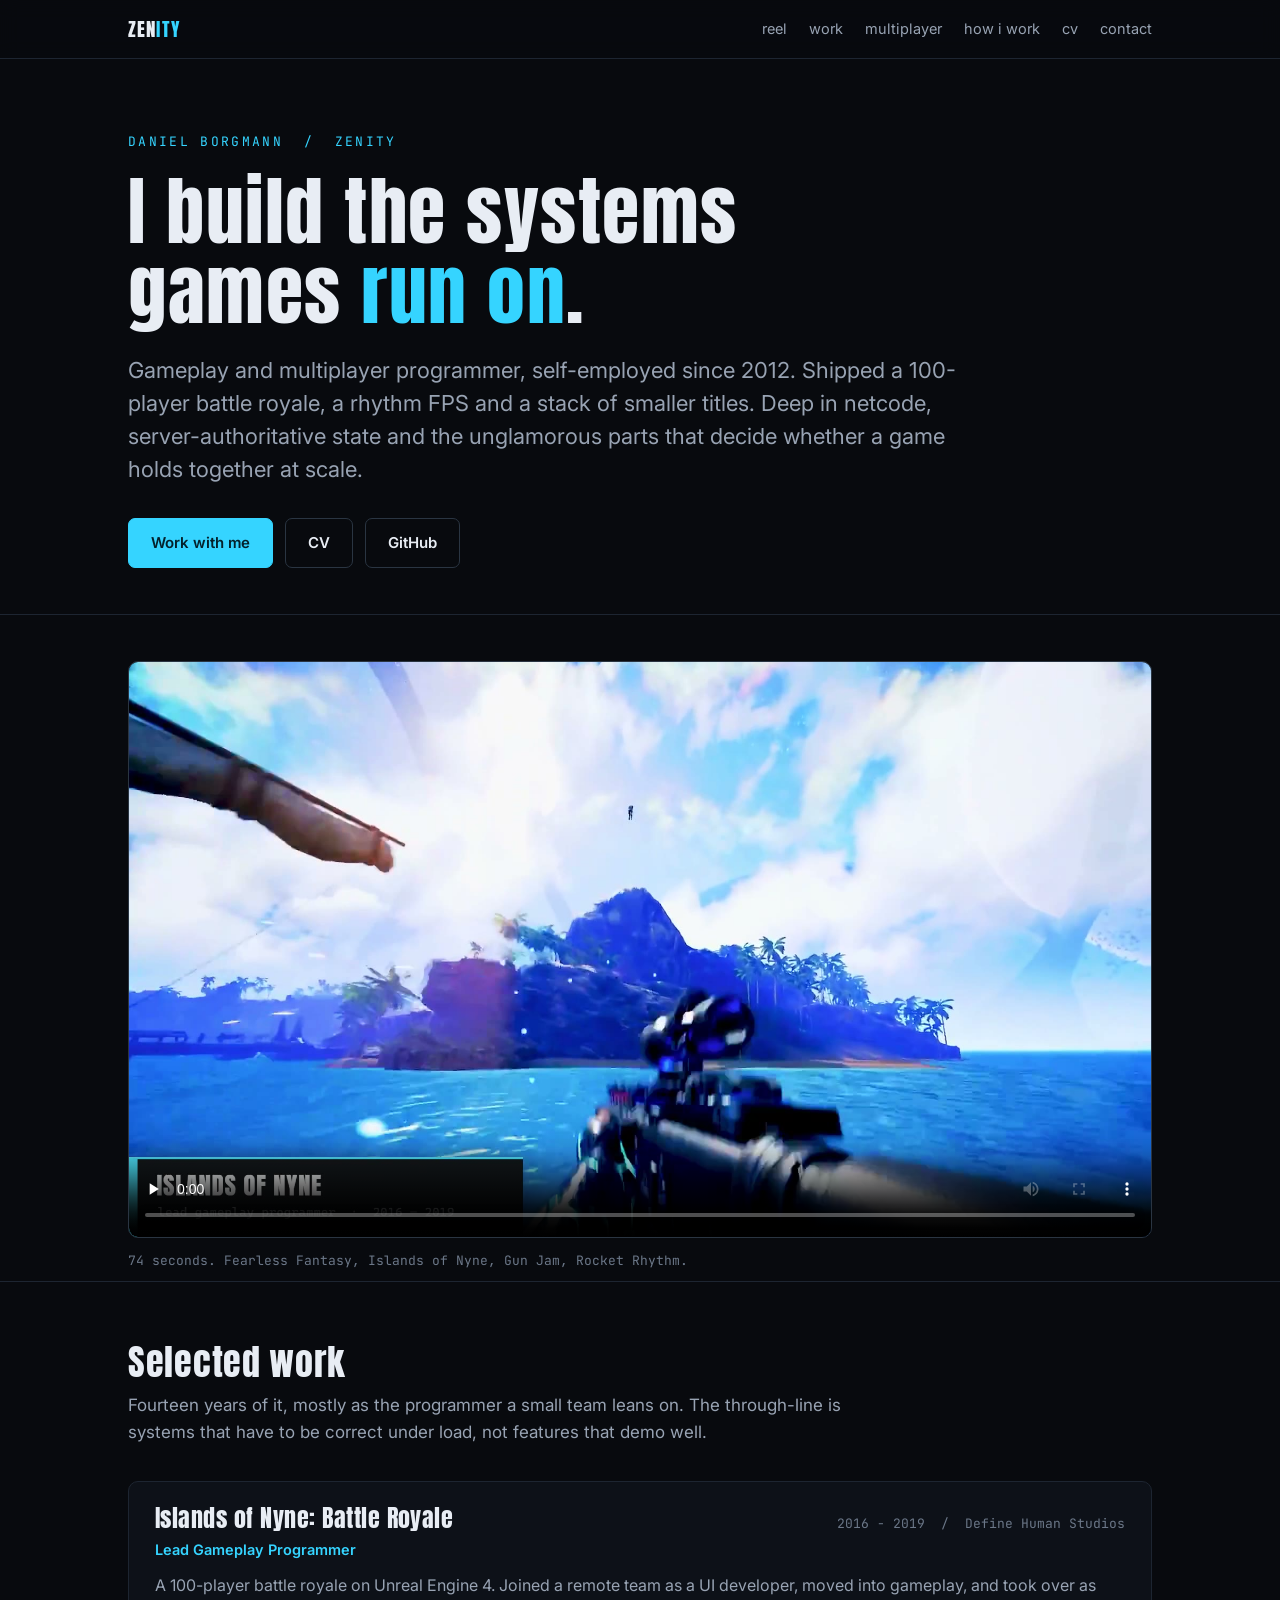
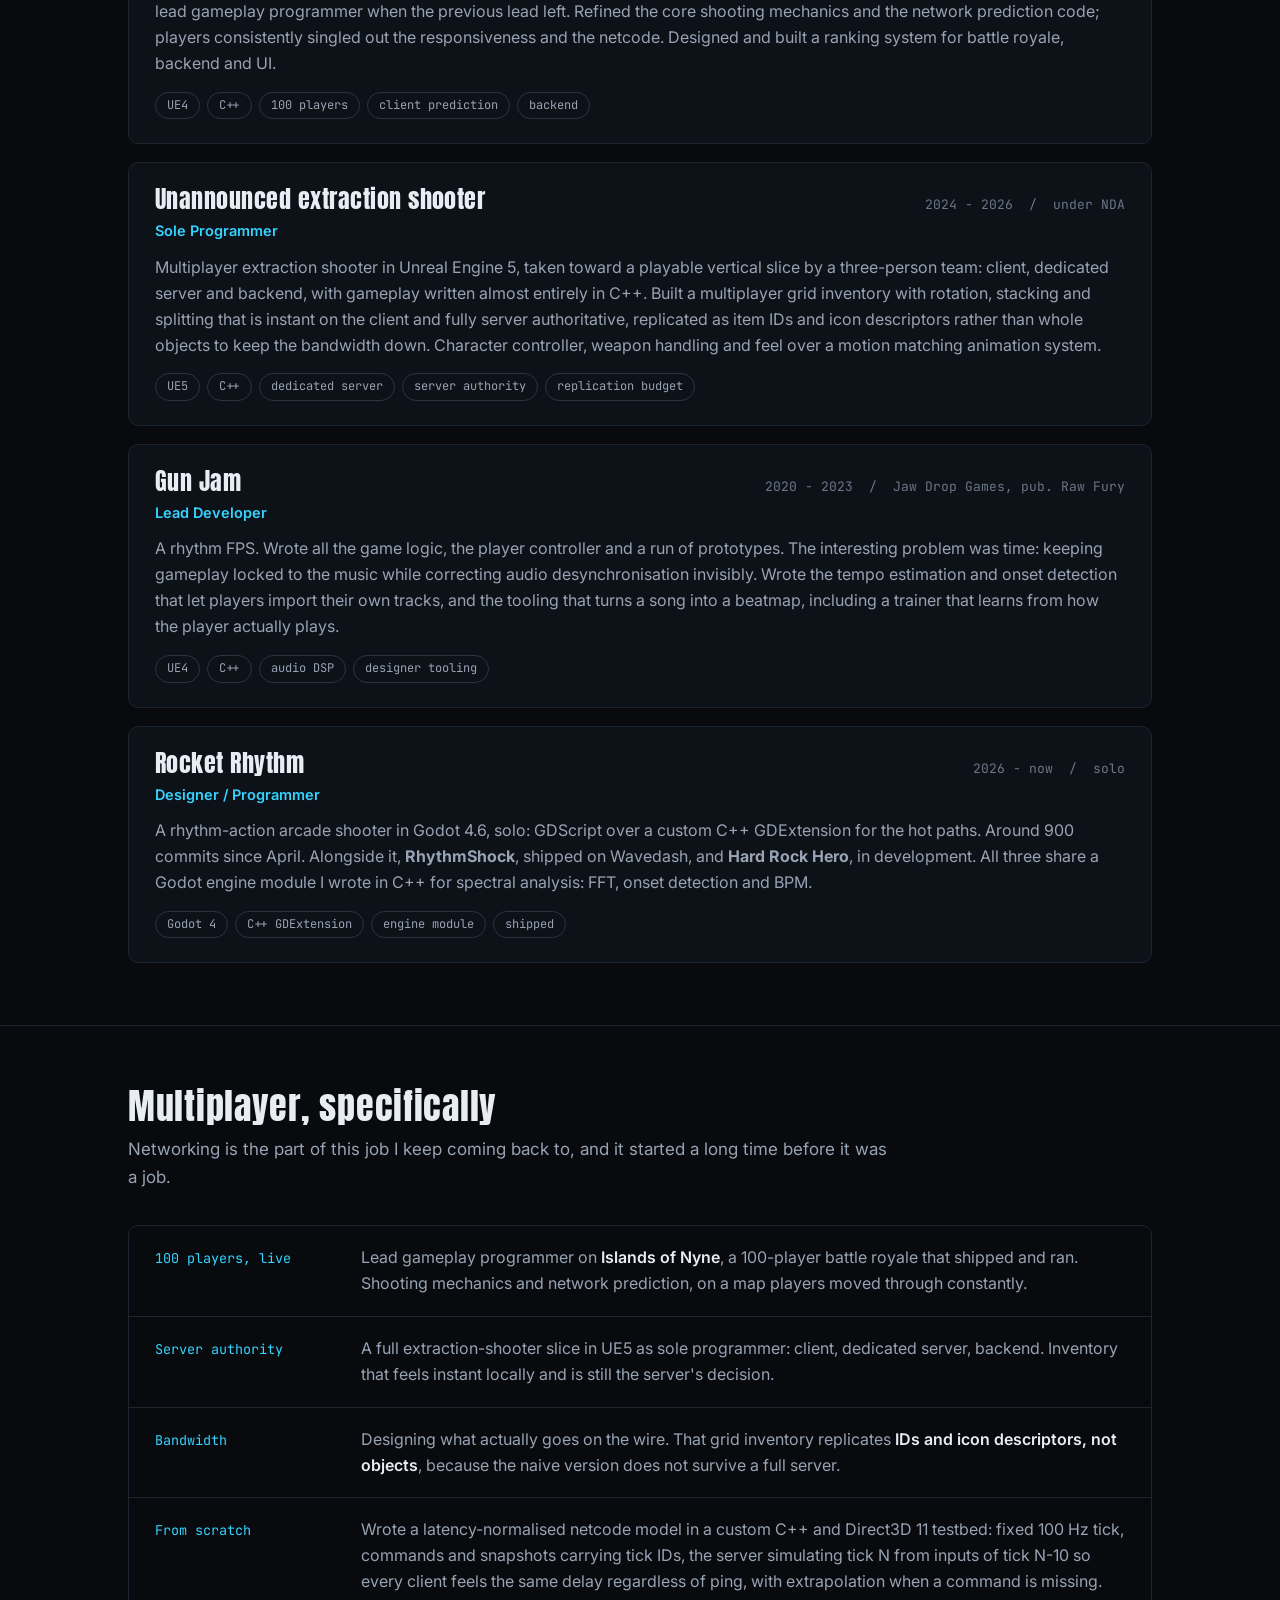
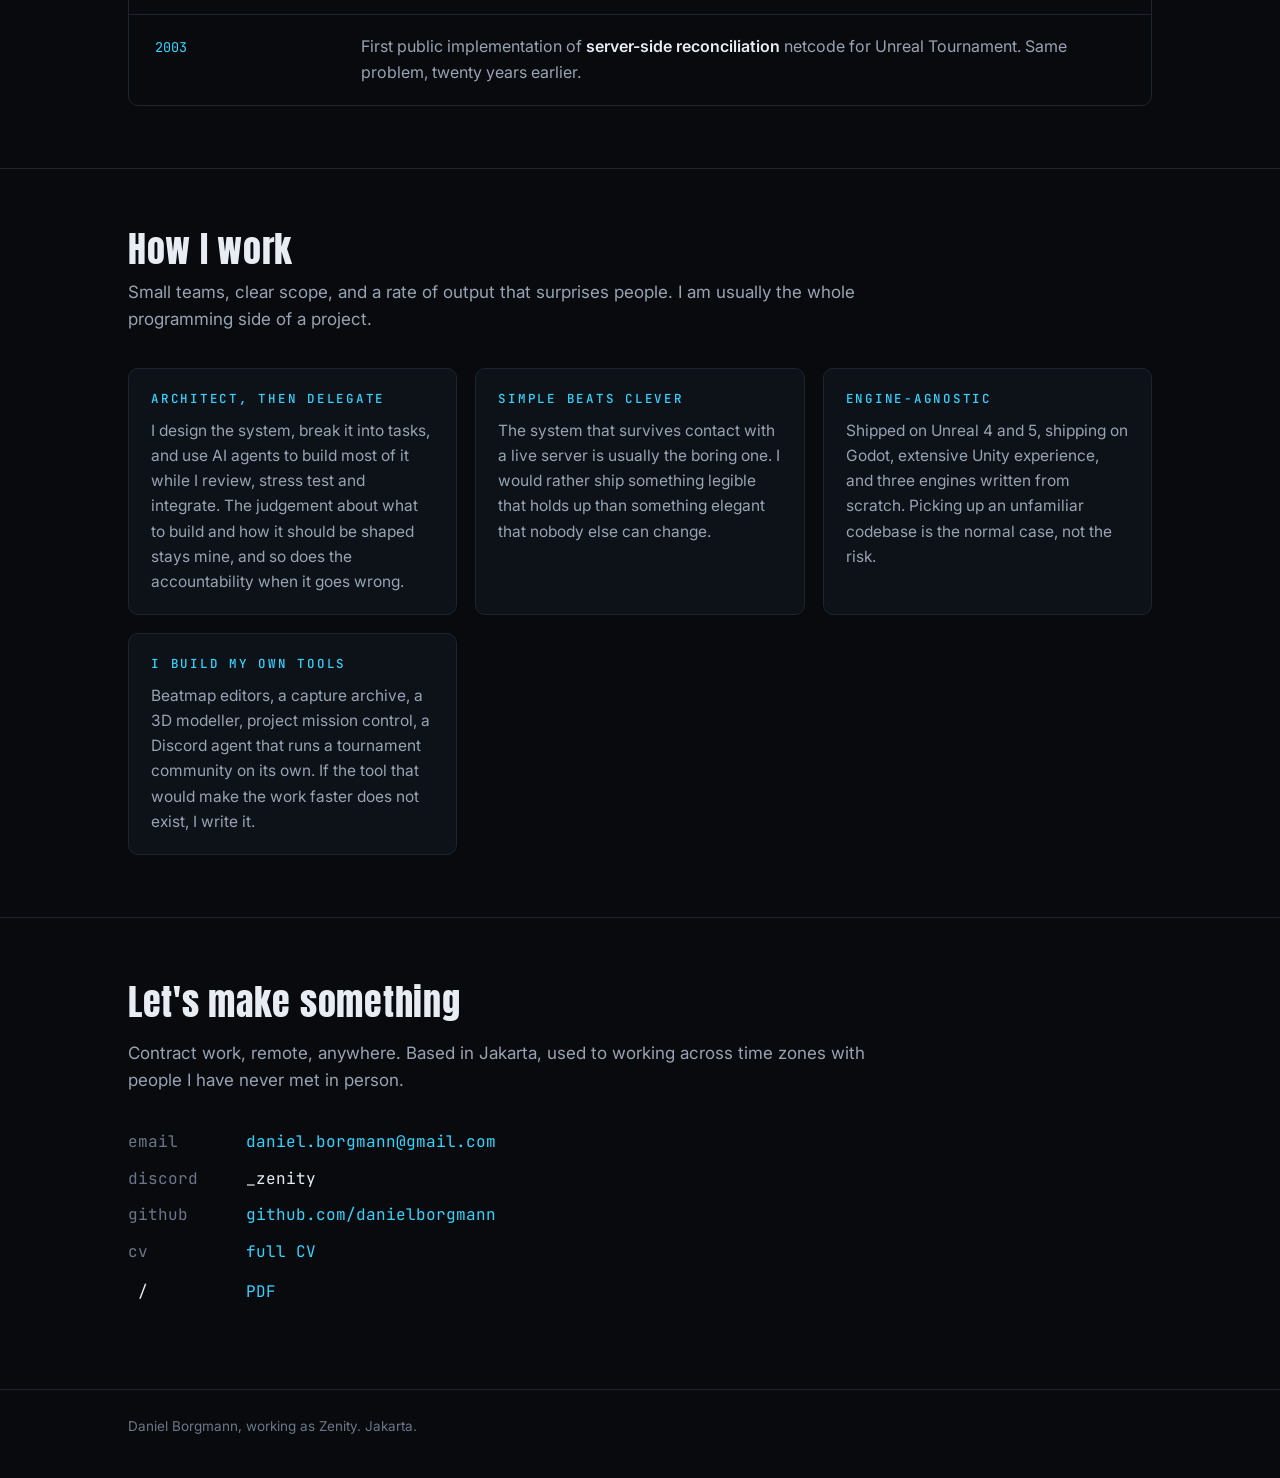
<file: index.html>
<!DOCTYPE html>
<html lang="en">
<head>
<meta charset="utf-8">
<meta name="viewport" content="width=device-width, initial-scale=1">
<title>Zenity - Daniel Borgmann, gameplay and multiplayer programmer</title>
<meta name="description" content="Gameplay and multiplayer programmer. 100-player battle royale netcode, server-authoritative systems, Unreal and Godot, shipped titles since 2012.">
<meta property="og:title" content="Daniel Borgmann - gameplay and multiplayer programmer">
<meta property="og:description" content="100-player battle royale netcode, server-authoritative systems, shipped titles since 2012.">
<meta property="og:type" content="website">
<link rel="preconnect" href="https://fonts.googleapis.com">
<link rel="preconnect" href="https://fonts.gstatic.com" crossorigin>
<link href="https://fonts.googleapis.com/css2?family=Anton&family=Inter:wght@400;500;600&family=JetBrains+Mono:wght@400;500&display=swap" rel="stylesheet">
<style>
:root{
  --bg:#080a0e; --bg2:#0d1118; --line:#1d2531; --line2:#2a3542;
  --fg:#e8edf4; --dim:#98a3b3; --dim2:#6b7788;
  --accent:#35d4ff; --accent2:#0e7f9c;
  --mono:"JetBrains Mono",ui-monospace,Consolas,monospace;
}
*{box-sizing:border-box;margin:0;padding:0}
html{scroll-behavior:smooth}
body{
  background:var(--bg); color:var(--fg);
  font-family:Inter,-apple-system,"Segoe UI",Roboto,sans-serif;
  font-size:17px; line-height:1.62; -webkit-font-smoothing:antialiased;
}
.wrap{max-width:1080px;margin:0 auto;padding:0 28px}
a{color:var(--accent);text-decoration:none}
a:hover{text-decoration:underline}
h1,h2,h3{font-family:Anton,Impact,sans-serif;font-weight:400;letter-spacing:.02em;line-height:1.05}

/* ---------- nav ---------- */
nav{position:sticky;top:0;z-index:20;background:rgba(8,10,14,.86);
    backdrop-filter:blur(10px);border-bottom:1px solid var(--line)}
nav .wrap{display:flex;align-items:center;gap:26px;height:58px}
nav .me{font-family:Anton,sans-serif;font-size:19px;letter-spacing:.06em;color:var(--fg)}
nav .me span{color:var(--accent)}
nav .links{margin-left:auto;display:flex;gap:22px;font-size:14.5px}
nav .links a{color:var(--dim)}
nav .links a:hover{color:var(--fg);text-decoration:none}
@media(max-width:720px){nav .links a.opt{display:none}}

/* ---------- hero ---------- */
header.hero{padding:72px 0 46px;border-bottom:1px solid var(--line)}
.kicker{font-family:var(--mono);font-size:13px;letter-spacing:.18em;text-transform:uppercase;
        color:var(--accent);margin-bottom:20px}
h1{font-size:clamp(42px,7vw,76px)}
h1 em{font-style:normal;color:var(--accent)}
.sub{margin-top:22px;font-size:clamp(18px,2.3vw,22px);color:var(--dim);max-width:60ch;line-height:1.5}
.cta{margin-top:32px;display:flex;flex-wrap:wrap;gap:12px}
.btn{display:inline-block;padding:12px 22px;border-radius:7px;font-size:15px;font-weight:600;
     border:1px solid var(--line2);color:var(--fg)}
.btn:hover{border-color:var(--accent);text-decoration:none}
.btn.pri{background:var(--accent);color:#04222c;border-color:var(--accent)}
.btn.pri:hover{background:#63e0ff}

/* ---------- reel ---------- */
.reel{padding:46px 0 10px}
.reel video{width:100%;display:block;border-radius:10px;border:1px solid var(--line2);background:#000}
.reel .cap{margin-top:12px;font-family:var(--mono);font-size:13px;color:var(--dim2)}

/* ---------- sections ---------- */
section{padding:62px 0;border-bottom:1px solid var(--line)}
h2{font-size:clamp(26px,3.4vw,36px);margin-bottom:10px}
.lede{color:var(--dim);max-width:70ch;margin-bottom:34px}

/* ---------- work ---------- */
.work{display:grid;gap:18px}
.card{border:1px solid var(--line);border-radius:10px;padding:24px 26px;background:var(--bg2)}
.card .top{display:flex;flex-wrap:wrap;align-items:baseline;gap:12px;margin-bottom:4px}
.card h3{font-size:24px}
.card .yr{margin-left:auto;font-family:var(--mono);font-size:13px;color:var(--dim2);white-space:nowrap}
.card .role{font-size:14.5px;color:var(--accent);font-weight:600}
.card p{margin-top:12px;color:var(--dim);font-size:16px}
.tags{margin-top:15px;display:flex;flex-wrap:wrap;gap:7px}
.tag{font-family:var(--mono);font-size:12px;color:var(--dim);border:1px solid var(--line2);
     border-radius:99px;padding:3px 11px}

/* ---------- netcode list ---------- */
.net{display:grid;gap:0;border:1px solid var(--line);border-radius:10px;overflow:hidden}
.net .r{display:grid;grid-template-columns:184px 1fr;gap:22px;padding:19px 26px;border-top:1px solid var(--line)}
.net .r:first-child{border-top:0}
.net .k{font-family:var(--mono);font-size:13.5px;color:var(--accent);padding-top:3px}
.net .v{color:var(--dim);font-size:16px}
.net .v b{color:var(--fg);font-weight:600}
@media(max-width:700px){.net .r{grid-template-columns:1fr;gap:5px}}

/* ---------- stack ---------- */
.stack{display:grid;grid-template-columns:repeat(auto-fit,minmax(250px,1fr));gap:18px}
.stack .b{border:1px solid var(--line);border-radius:10px;padding:20px 22px;background:var(--bg2)}
.stack .b h4{font-family:var(--mono);font-size:12.5px;letter-spacing:.14em;text-transform:uppercase;
             color:var(--accent);margin-bottom:9px;font-weight:500}
.stack .b p{color:var(--dim);font-size:15.5px}

/* ---------- contact ---------- */
.contact{padding:66px 0 84px;border-bottom:0}
.contact h2{margin-bottom:18px}
.rows{margin-top:26px;display:grid;gap:11px;font-family:var(--mono);font-size:16px}
.rows div{display:grid;grid-template-columns:104px 1fr;gap:14px}
.rows .k{color:var(--dim2)}
footer{border-top:1px solid var(--line);padding:26px 0 40px;color:var(--dim2);font-size:13.5px}
</style>
</head>
<body>

<nav><div class="wrap">
  <div class="me">ZEN<span>ITY</span></div>
  <div class="links">
    <a href="#reel">reel</a>
    <a href="#work">work</a>
    <a href="#multiplayer" class="opt">multiplayer</a>
    <a href="#how" class="opt">how i work</a>
    <a href="cv.html">cv</a>
    <a href="#contact">contact</a>
  </div>
</div></nav>

<header class="hero"><div class="wrap">
  <div class="kicker">Daniel Borgmann &nbsp;/&nbsp; Zenity</div>
  <h1>I build the systems<br>games <em>run on</em>.</h1>
  <p class="sub">Gameplay and multiplayer programmer, self-employed since 2012. Shipped a
     100-player battle royale, a rhythm FPS and a stack of smaller titles. Deep in netcode,
     server-authoritative state and the unglamorous parts that decide whether a game holds
     together at scale.</p>
  <div class="cta">
    <a class="btn pri" href="#contact">Work with me</a>
    <a class="btn" href="cv.html">CV</a>
    <a class="btn" href="https://github.com/danielborgmann">GitHub</a>
  </div>
</div></header>

<section class="reel" id="reel"><div class="wrap">
  <video controls preload="none" poster="reel-poster.jpg" playsinline>
    <source src="reel.mp4" type="video/mp4">
  </video>
  <p class="cap">74 seconds. Fearless Fantasy, Islands of Nyne, Gun Jam, Rocket Rhythm.</p>
</div></section>

<section id="work"><div class="wrap">
  <h2>Selected work</h2>
  <p class="lede">Fourteen years of it, mostly as the programmer a small team leans on. The
     through-line is systems that have to be correct under load, not features that demo well.</p>

  <div class="work">

    <div class="card">
      <div class="top">
        <h3>Islands of Nyne: Battle Royale</h3>
        <div class="yr">2016 - 2019 &nbsp;/&nbsp; Define Human Studios</div>
      </div>
      <div class="role">Lead Gameplay Programmer</div>
      <p>A 100-player battle royale on Unreal Engine 4. Joined a remote team as a UI developer,
         moved into gameplay, and took over as lead gameplay programmer when the previous lead
         left. Refined the core shooting mechanics and the network prediction code; players
         consistently singled out the responsiveness and the netcode. Designed and built a
         ranking system for battle royale, backend and UI.</p>
      <div class="tags"><span class="tag">UE4</span><span class="tag">C++</span>
        <span class="tag">100 players</span><span class="tag">client prediction</span>
        <span class="tag">backend</span></div>
    </div>

    <div class="card">
      <div class="top">
        <h3>Unannounced extraction shooter</h3>
        <div class="yr">2024 - 2026 &nbsp;/&nbsp; under NDA</div>
      </div>
      <div class="role">Sole Programmer</div>
      <p>Multiplayer extraction shooter in Unreal Engine 5, taken toward a playable vertical
         slice by a three-person team: client, dedicated server and backend, with gameplay
         written almost entirely in C++. Built a multiplayer grid inventory with rotation,
         stacking and splitting that is instant on the client and fully server authoritative,
         replicated as item IDs and icon descriptors rather than whole objects to keep the
         bandwidth down. Character controller, weapon handling and feel over a motion matching
         animation system.</p>
      <div class="tags"><span class="tag">UE5</span><span class="tag">C++</span>
        <span class="tag">dedicated server</span><span class="tag">server authority</span>
        <span class="tag">replication budget</span></div>
    </div>

    <div class="card">
      <div class="top">
        <h3>Gun Jam</h3>
        <div class="yr">2020 - 2023 &nbsp;/&nbsp; Jaw Drop Games, pub. Raw Fury</div>
      </div>
      <div class="role">Lead Developer</div>
      <p>A rhythm FPS. Wrote all the game logic, the player controller and a run of prototypes.
         The interesting problem was time: keeping gameplay locked to the music while correcting
         audio desynchronisation invisibly. Wrote the tempo estimation and onset detection that
         let players import their own tracks, and the tooling that turns a song into a beatmap,
         including a trainer that learns from how the player actually plays.</p>
      <div class="tags"><span class="tag">UE4</span><span class="tag">C++</span>
        <span class="tag">audio DSP</span><span class="tag">designer tooling</span></div>
    </div>

    <div class="card">
      <div class="top">
        <h3>Rocket Rhythm</h3>
        <div class="yr">2026 - now &nbsp;/&nbsp; solo</div>
      </div>
      <div class="role">Designer / Programmer</div>
      <p>A rhythm-action arcade shooter in Godot 4.6, solo: GDScript over a custom C++
         GDExtension for the hot paths. Around 900 commits since April. Alongside it,
         <b>RhythmShock</b>, shipped on Wavedash, and <b>Hard Rock Hero</b>, in development.
         All three share a Godot engine module I wrote in C++ for spectral analysis: FFT,
         onset detection and BPM.</p>
      <div class="tags"><span class="tag">Godot 4</span><span class="tag">C++ GDExtension</span>
        <span class="tag">engine module</span><span class="tag">shipped</span></div>
    </div>

  </div>
</div></section>

<section id="multiplayer"><div class="wrap">
  <h2>Multiplayer, specifically</h2>
  <p class="lede">Networking is the part of this job I keep coming back to, and it started a
     long time before it was a job.</p>
  <div class="net">
    <div class="r"><div class="k">100 players, live</div>
      <div class="v">Lead gameplay programmer on <b>Islands of Nyne</b>, a 100-player battle
        royale that shipped and ran. Shooting mechanics and network prediction, on a map
        players moved through constantly.</div></div>
    <div class="r"><div class="k">Server authority</div>
      <div class="v">A full extraction-shooter slice in UE5 as sole programmer: client,
        dedicated server, backend. Inventory that feels instant locally and is still the
        server's decision.</div></div>
    <div class="r"><div class="k">Bandwidth</div>
      <div class="v">Designing what actually goes on the wire. That grid inventory replicates
        <b>IDs and icon descriptors, not objects</b>, because the naive version does not survive
        a full server.</div></div>
    <div class="r"><div class="k">From scratch</div>
      <div class="v">Wrote a latency-normalised netcode model in a custom C++ and Direct3D 11
        testbed: fixed 100 Hz tick, commands and snapshots carrying tick IDs, the server
        simulating tick N from inputs of tick N-10 so every client feels the same delay
        regardless of ping, with extrapolation when a command is missing.</div></div>
    <div class="r"><div class="k">2003</div>
      <div class="v">First public implementation of <b>server-side reconciliation</b> netcode
        for Unreal Tournament. Same problem, twenty years earlier.</div></div>
  </div>
</div></section>

<section id="how"><div class="wrap">
  <h2>How I work</h2>
  <p class="lede">Small teams, clear scope, and a rate of output that surprises people. I am
     usually the whole programming side of a project.</p>
  <div class="stack">
    <div class="b"><h4>Architect, then delegate</h4>
      <p>I design the system, break it into tasks, and use AI agents to build most of it while
         I review, stress test and integrate. The judgement about what to build and how it
         should be shaped stays mine, and so does the accountability when it goes wrong.</p></div>
    <div class="b"><h4>Simple beats clever</h4>
      <p>The system that survives contact with a live server is usually the boring one. I would
         rather ship something legible that holds up than something elegant that nobody else
         can change.</p></div>
    <div class="b"><h4>Engine-agnostic</h4>
      <p>Shipped on Unreal 4 and 5, shipping on Godot, extensive Unity experience, and three
         engines written from scratch. Picking up an unfamiliar codebase is the normal case,
         not the risk.</p></div>
    <div class="b"><h4>I build my own tools</h4>
      <p>Beatmap editors, a capture archive, a 3D modeller, project mission control, a Discord
         agent that runs a tournament community on its own. If the tool that would make the work
         faster does not exist, I write it.</p></div>
  </div>
</div></section>

<section class="contact" id="contact"><div class="wrap">
  <h2>Let's make something</h2>
  <p class="lede">Contract work, remote, anywhere. Based in Jakarta, used to working across
     time zones with people I have never met in person.</p>
  <div class="rows">
    <div><span class="k">email</span><a href="mailto:daniel.borgmann@gmail.com">daniel.borgmann@gmail.com</a></div>
    <div><span class="k">discord</span><span>_zenity</span></div>
    <div><span class="k">github</span><a href="https://github.com/danielborgmann">github.com/danielborgmann</a></div>
    <div><span class="k">cv</span><a href="cv.html">full CV</a> &nbsp;/&nbsp; <a href="Daniel_Borgmann_Resume.pdf">PDF</a></div>
  </div>
</div></section>

<footer><div class="wrap">Daniel Borgmann, working as Zenity. Jakarta.</div></footer>

</body>
</html>
</file>
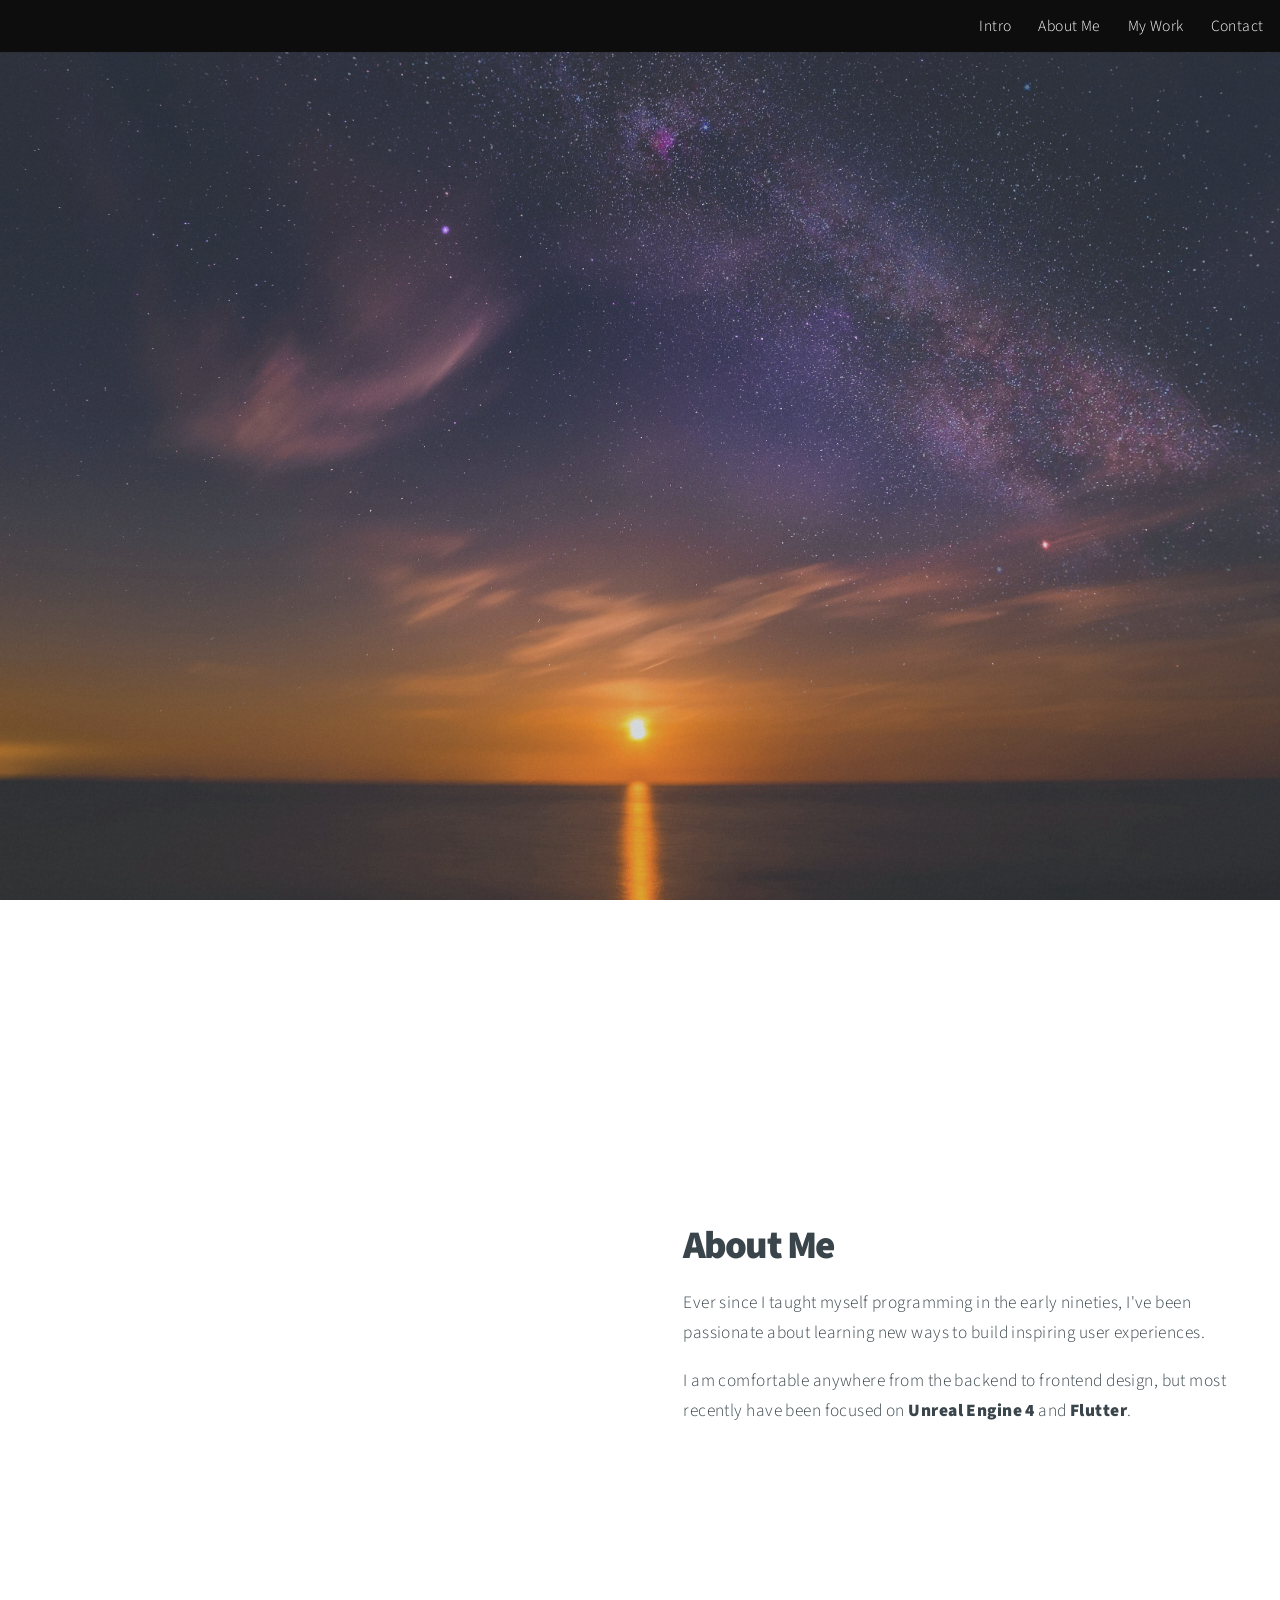
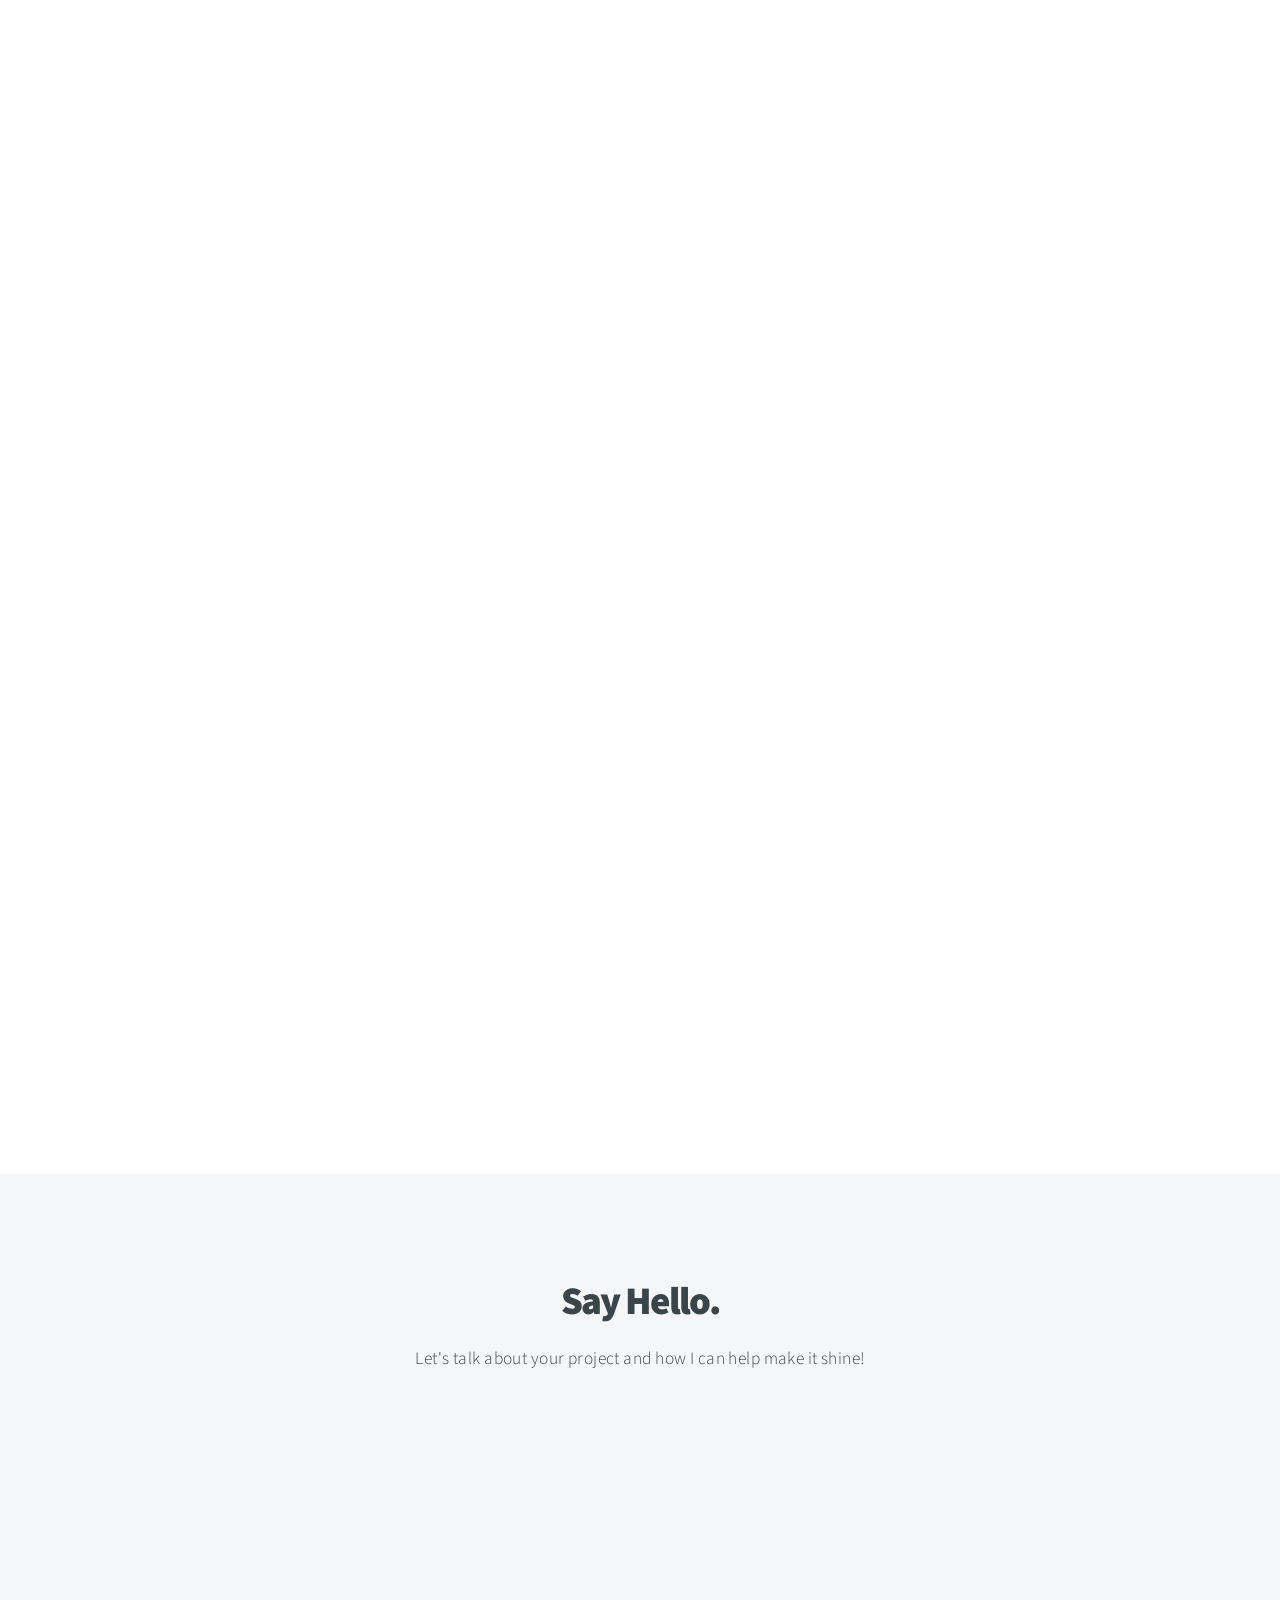
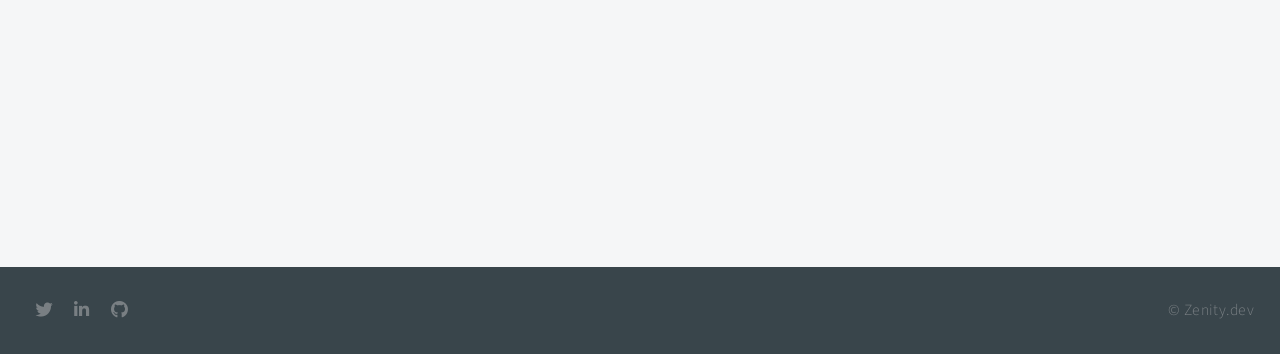
<file: old/index.html>
<!DOCTYPE HTML>
<html lang="en">
	<head>
		<title>Zenity</title>
		<meta charset="utf-8" />
		<meta name="viewport" content="width=device-width, initial-scale=1, user-scalable=no" />
		<link rel="stylesheet" href="assets/css/main.css" />
		<noscript><link rel="stylesheet" href="assets/css/noscript.css" /></noscript>
	</head>
	<body class="is-preload">

		<!-- Header -->
			<header id="header">
				<nav>
					<ul>
						<li><a href="#intro">Intro</a></li>
						<li><a href="#about">About Me</a></li>
						<li><a href="#work">My Work</a></li>
						<li><a href="#contact">Contact</a></li>
					</ul>
				</nav>
			</header>

		<!-- Intro -->
			<section id="intro" class="main style1 dark fullscreen">
				<div class="content">
					<header>
						<h2>Hello! I'm Daniel.</h2>
					</header>
					<p>I build games & apps for human beings.</p>
					<p>This portfolio is a work in progress, but please feel
						free to <a href="#contact">contact</a> me if you'd like to learn more.</p>
					<footer>
						<a href="#about" class="button style2 down">More</a>
					</footer>
				</div>
			</section>

		<!-- About -->
			<section id="about" class="main style2 right dark fullscreen">
				<div class="content box style2">
					<header>
						<h2>About Me</h2>
					</header>
					<p>Ever since I taught myself programming in the early nineties, I've been passionate about learning
					new ways to build inspiring user experiences.</p>
					<p>I am comfortable anywhere from the backend to frontend design, but most recently have been focused
						on <strong>Unreal Engine 4</strong> and <strong>Flutter</strong>.</p>
				</div>
				<a href="#work" class="button style2 down anchored">Next</a>
			</section>

		<!-- Work -->
			<section id="work" class="main style3 dark primary">
				<div class="content">
					<header>
						<h2>My Work</h2>
					</header>

					<!-- Gallery  -->
						<div class="gallery">
							<article class="from-left">
								<a href="images/fulls/01.jpg" class="image fit"><img src="images/thumbs/01.jpg" title="Vel Venenatis Cep" alt="" /></a>
							</article>
							<article class="from-right">
								<a href="images/fulls/02.jpg" class="image fit"><img src="images/thumbs/02.jpg" title="Pellentesque at" alt="" /></a>
							</article>
							<article class="from-left">
								<a href="images/fulls/03.jpg" class="image fit"><img src="images/thumbs/03.jpg" title="Cep Aenean" alt="" /></a>
							</article>
							<article class="from-right">
								<a href="images/fulls/04.jpg" class="image fit"><img src="images/thumbs/04.jpg" title="Augue ut" alt="" /></a>
							</article>
							<article class="from-left">
								<a href="images/fulls/05.jpg" class="image fit"><img src="images/thumbs/05.jpg" title="Sit porttitor magna" alt="" /></a>
							</article>
							<article class="from-right">
								<a href="images/fulls/06.jpg" class="image fit"><img src="images/thumbs/06.jpg" title="Nibh ut" alt="" /></a>
							</article>
						</div>

				</div>
			</section>

		<!-- Contact -->
			<section id="contact" class="main style3 secondary">
				<div class="content">
					<header>
						<h2>Say Hello.</h2>
						<p>Let's talk about your project and how I can help make it shine!</p>
					</header>
					<div class="box">
						<form method="post" action="https://formspree.io/mlebqpvd">
							<div class="fields">
								<div class="field half"><input type="text" name="name" placeholder="Name" /></div>
								<div class="field half"><input type="email" name="_replyto" placeholder="Email" /></div>
								<div class="field"><textarea name="message" placeholder="Message" rows="6"></textarea></div>
							</div>
							<ul class="actions special">
								<li><input type="submit" value="Send Message" /></li>
							</ul>
						</form>
					</div>
				</div>
			</section>

		<!-- Footer -->
			<footer id="footer">

				<!-- Icons -->
					<ul class="icons">
						<li><a href="https://twitter.com/Zenity07" class="icon brands fa-twitter"><span class="label">Twitter</span></a></li>
						<li><a href="https://www.linkedin.com/in/daniel-borgmann/" class="icon brands fa-linkedin-in"><span class="label">LinkedIn</span></a></li>
						<li><a href="https://github.com/danielborgmann" class="icon brands fa-github"><span class="label">GitHub</span></a></li>
					</ul>

				<!-- Menu -->
					<ul class="menu">
						<li>&copy; Zenity.dev</li>
					</ul>

			</footer>

		<!-- Scripts -->
			<script src="assets/js/jquery.min.js"></script>
			<script src="assets/js/jquery.poptrox.min.js"></script>
			<script src="assets/js/jquery.scrolly.min.js"></script>
			<script src="assets/js/jquery.scrollex.min.js"></script>
			<script src="assets/js/browser.min.js"></script>
			<script src="assets/js/breakpoints.min.js"></script>
			<script src="assets/js/util.js"></script>
			<script src="assets/js/main.js"></script>

	</body>
</html>
</file>
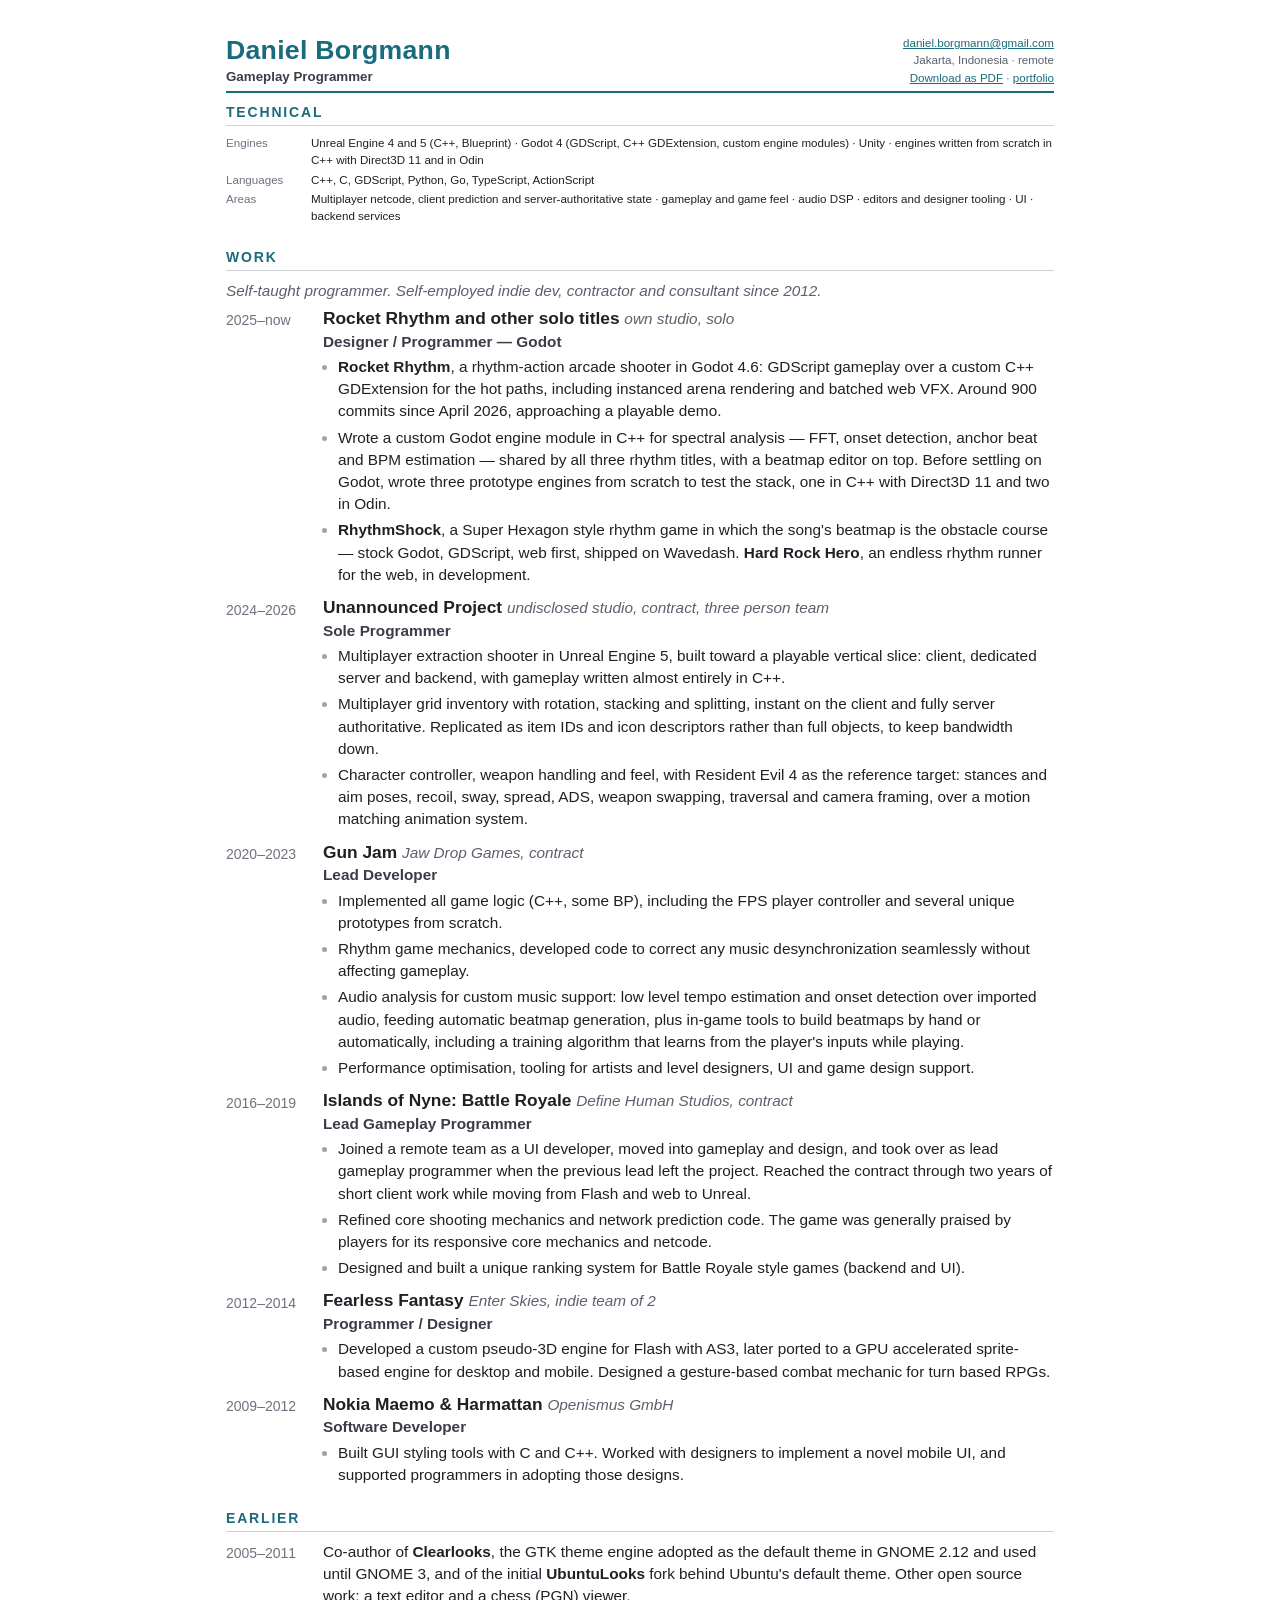
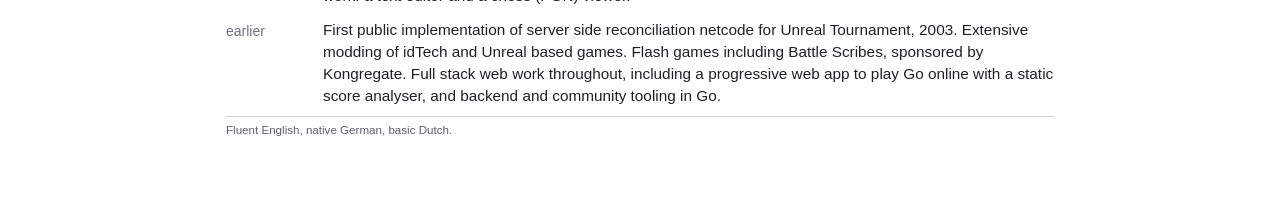
<file: cv.html>
<!DOCTYPE html>
<html lang="en">
<head>
<meta charset="utf-8">
<title>Daniel Borgmann - Gameplay Programmer - CV</title>
<meta name="viewport" content="width=device-width, initial-scale=1">
<meta name="description" content="Daniel Borgmann - gameplay programmer. Godot, Unreal Engine, C++. Islands of Nyne, Gun Jam, Rocket Rhythm.">
<meta name="robots" content="noindex">
<style>
  @page { size: A4; margin: 12mm 13mm; }
  * { box-sizing: border-box; }
  body {
    font-family: "Calibri", "Carlito", "Segoe UI", Helvetica, Arial, sans-serif;
    font-size: 8.85pt; line-height: 1.21; color: #1e2026; margin: 0;
    -webkit-print-color-adjust: exact; print-color-adjust: exact;
  }

  header { border-bottom: 2.5px solid #1a6b7d; padding-bottom: 5px; margin-bottom: 9px;
           display: flex; justify-content: space-between; align-items: flex-end; }
  .name { font-size: 20pt; font-weight: 600; color: #1a6b7d; line-height: 1.05; letter-spacing: .01em; }
  .rolebar { font-size: 10pt; color: #3a3d47; font-weight: 600; margin-top: 3px; }
  .contact { font-size: 8.7pt; color: #5b606d; text-align: right; line-height: 1.5; }

  h2 {
    font-size: 8.6pt; font-weight: 700; text-transform: uppercase; letter-spacing: .13em;
    color: #1a6b7d; margin: 8px 0 4px; padding-bottom: 2.5px; border-bottom: 1px solid #ccd4d8;
  }
  h2:first-of-type { margin-top: 0; }

  .lede { margin: 0 0 6px; color: #5b606d; font-style: italic; font-size: 9.1pt; }

  .row { display: flex; gap: 13px; margin-bottom: 4px; break-inside: avoid; }
  .row:last-of-type { margin-bottom: 0; }
  .when {
    flex: 0 0 72px; font-size: 8.5pt; color: #6d727f; padding-top: 2.5px;
    white-space: nowrap; font-variant-numeric: tabular-nums;
  }
  .what { flex: 1; }
  .title { font-weight: 700; font-size: 10.2pt; color: #1e2026; line-height: 1.25; }
  .title .co { font-weight: 400; font-size: 9.2pt; font-style: italic; color: #5b606d; }
  .role { font-size: 9.2pt; font-weight: 600; color: #3a3d47; margin-top: 1px; }

  p { margin: 0; }
  ul { margin: 3px 0 0; padding-left: 15px; }
  li { margin-bottom: 1.5px; }
  li:last-child { margin-bottom: 0; }
  li::marker { color: #9aa6ad; }

  .langs { margin: 9px 0 0; padding-top: 5px; border-top: 1px solid #ccd4d8;
           color: #5b606d; font-size: 8.7pt; }

  /* on screen: give it room to breathe and a readable size */
  @media screen {
    body { font-size: 11.5pt; line-height: 1.45; max-width: 880px; margin: 0 auto; padding: 34px 26px 60px; }
    .contact a { color: #1a6b7d; }
    .when { flex: 0 0 84px; font-size: 10.5pt; }
    .stack { font-size: 11pt; } .stack .k { flex: 0 0 84px; }
    .title { font-size: 13pt; } .title .co { font-size: 11.5pt; }
    .role { font-size: 11.5pt; } .lede { font-size: 11.5pt; }
    h2 { font-size: 10.5pt; margin: 22px 0 9px; }
    .row { margin-bottom: 11px; } li { margin-bottom: 4px; }
  }

  .stack { display: flex; gap: 13px; margin-bottom: 3px; font-size: 8.7pt; }
  .stack:last-of-type { margin-bottom: 0; }
  .stack .k { flex: 0 0 72px; color: #6d727f; }
  .stack .v { flex: 1; color: #1e2026; }
</style>
</head>
<body>

<header>
  <div>
    <div class="name">Daniel Borgmann</div>
    <div class="rolebar">Gameplay Programmer</div>
  </div>
  <div class="contact">
    <a href="mailto:daniel.borgmann@gmail.com">daniel.borgmann@gmail.com</a><br>
    Jakarta, Indonesia &middot; remote<br>
    <a href="Daniel_Borgmann_Resume.pdf">Download as PDF</a> &middot; <a href="./">portfolio</a>
  </div>
</header>

<h2>Technical</h2>

<div class="stack">
  <div class="k">Engines</div>
  <div class="v">Unreal Engine 4 and 5 (C++, Blueprint) &middot; Godot 4 (GDScript, C++ GDExtension, custom engine modules) &middot; Unity &middot; engines written from scratch in C++ with Direct3D&nbsp;11 and in Odin</div>
</div>
<div class="stack">
  <div class="k">Languages</div>
  <div class="v">C++, C, GDScript, Python, Go, TypeScript, ActionScript</div>
</div>
<div class="stack">
  <div class="k">Areas</div>
  <div class="v">Multiplayer netcode, client prediction and server-authoritative state &middot; gameplay and game feel &middot; audio DSP &middot; editors and designer tooling &middot; UI &middot; backend services</div>
</div>

<h2>Work</h2>
<p class="lede">Self-taught programmer. Self-employed indie dev, contractor and consultant since 2012.</p>

<div class="row">
  <div class="when">2025&ndash;now</div>
  <div class="what">
    <div class="title">Rocket Rhythm and other solo titles <span class="co">own studio, solo</span></div>
    <div class="role">Designer / Programmer &mdash; Godot</div>
    <ul>
      <li><b>Rocket Rhythm</b>, a rhythm-action arcade shooter in Godot 4.6: GDScript gameplay over a custom C++ GDExtension for the hot paths, including instanced arena rendering and batched web VFX. Around 900 commits since April 2026, approaching a playable demo.</li>
      <li>Wrote a custom Godot engine module in C++ for spectral analysis &mdash; FFT, onset detection, anchor beat and BPM estimation &mdash; shared by all three rhythm titles, with a beatmap editor on top. Before settling on Godot, wrote three prototype engines from scratch to test the stack, one in C++ with Direct3D&nbsp;11 and two in Odin.</li>
      <li><b>RhythmShock</b>, a Super Hexagon style rhythm game in which the song's beatmap is the obstacle course &mdash; stock Godot, GDScript, web first, shipped on Wavedash. <b>Hard Rock Hero</b>, an endless rhythm runner for the web, in development.</li>
    </ul>
  </div>
</div>

<div class="row">
  <div class="when">2024&ndash;2026</div>
  <div class="what">
    <div class="title">Unannounced Project <span class="co">undisclosed studio, contract, three person team</span></div>
    <div class="role">Sole Programmer</div>
    <ul>
      <li>Multiplayer extraction shooter in Unreal Engine 5, built toward a playable vertical slice: client, dedicated server and backend, with gameplay written almost entirely in C++.</li>
      <li>Multiplayer grid inventory with rotation, stacking and splitting, instant on the client and fully server authoritative. Replicated as item IDs and icon descriptors rather than full objects, to keep bandwidth down.</li>
      <li>Character controller, weapon handling and feel, with Resident Evil 4 as the reference target: stances and aim poses, recoil, sway, spread, ADS, weapon swapping, traversal and camera framing, over a motion matching animation system.</li>
    </ul>
  </div>
</div>

<div class="row">
  <div class="when">2020&ndash;2023</div>
  <div class="what">
    <div class="title">Gun Jam <span class="co">Jaw Drop Games, contract</span></div>
    <div class="role">Lead Developer</div>
    <ul>
      <li>Implemented all game logic (C++, some BP), including the FPS player controller and several unique prototypes from scratch.</li>
      <li>Rhythm game mechanics, developed code to correct any music desynchronization seamlessly without affecting gameplay.</li>
      <li>Audio analysis for custom music support: low level tempo estimation and onset detection over imported audio, feeding automatic beatmap generation, plus in-game tools to build beatmaps by hand or automatically, including a training algorithm that learns from the player's inputs while playing.</li>
      <li>Performance optimisation, tooling for artists and level designers, UI and game design support.</li>
    </ul>
  </div>
</div>

<div class="row">
  <div class="when">2016&ndash;2019</div>
  <div class="what">
    <div class="title">Islands of Nyne: Battle Royale <span class="co">Define Human Studios, contract</span></div>
    <div class="role">Lead Gameplay Programmer</div>
    <ul>
      <li>Joined a remote team as a UI developer, moved into gameplay and design, and took over as lead gameplay programmer when the previous lead left the project. Reached the contract through two years of short client work while moving from Flash and web to Unreal.</li>
      <li>Refined core shooting mechanics and network prediction code. The game was generally praised by players for its responsive core mechanics and netcode.</li>
      <li>Designed and built a unique ranking system for Battle Royale style games (backend and UI).</li>
    </ul>
  </div>
</div>

<div class="row">
  <div class="when">2012&ndash;2014</div>
  <div class="what">
    <div class="title">Fearless Fantasy <span class="co">Enter Skies, indie team of 2</span></div>
    <div class="role">Programmer / Designer</div>
    <ul>
      <li>Developed a custom pseudo-3D engine for Flash with AS3, later ported to a GPU accelerated sprite-based engine for desktop and mobile. Designed a gesture-based combat mechanic for turn based RPGs.</li>
    </ul>
  </div>
</div>

<div class="row">
  <div class="when">2009&ndash;2012</div>
  <div class="what">
    <div class="title">Nokia Maemo &amp; Harmattan <span class="co">Openismus GmbH</span></div>
    <div class="role">Software Developer</div>
    <ul>
      <li>Built GUI styling tools with C and C++. Worked with designers to implement a novel mobile UI, and supported programmers in adopting those designs.</li>
    </ul>
  </div>
</div>

<h2>Earlier</h2>

<div class="row">
  <div class="when">2005&ndash;2011</div>
  <div class="what">
    <p>Co-author of <b>Clearlooks</b>, the GTK theme engine adopted as the default theme in GNOME 2.12 and used until GNOME 3, and of the initial <b>UbuntuLooks</b> fork behind Ubuntu's default theme. Other open source work: a text editor and a chess (PGN) viewer.</p>
  </div>
</div>

<div class="row">
  <div class="when">earlier</div>
  <div class="what">
    <p>First public implementation of server side reconciliation netcode for Unreal Tournament, 2003. Extensive modding of idTech and Unreal based games. Flash games including Battle Scribes, sponsored by Kongregate. Full stack web work throughout, including a progressive web app to play Go online with a static score analyser, and backend and community tooling in Go.</p>
  </div>
</div>

<p class="langs">Fluent English, native German, basic Dutch.</p>

</body>
</html>
</file>
<file: old/assets/css/noscript.css>
/* Loader */
body:before, body:after {
  display: none;
}

/*# sourceMappingURL=noscript.css.map */
</file>
<file: old/assets/css/main.css>
@charset "UTF-8";
@import url("https://fonts.googleapis.com/css?family=Source+Sans+Pro:300,900");
@import url("../css/fontawesome-all.min.css");
html, body, div, span, applet, object,
iframe, h1, h2, h3, h4, h5, h6, p, blockquote,
pre, a, abbr, acronym, address, big, cite,
code, del, dfn, em, img, ins, kbd, q, s, samp,
small, strike, strong, sub, sup, tt, var, b,
u, i, center, dl, dt, dd, ol, ul, li, fieldset,
form, label, legend, table, caption, tbody,
tfoot, thead, tr, th, td, article, aside,
canvas, details, embed, figure, figcaption,
footer, header, hgroup, menu, nav, output, ruby,
section, summary, time, mark, audio, video {
  margin: 0;
  padding: 0;
  border: 0;
  font-size: 100%;
  font: inherit;
  vertical-align: baseline;
}

article, aside, details, figcaption, figure,
footer, header, hgroup, menu, nav, section {
  display: block;
}

body {
  line-height: 1;
}

ol, ul {
  list-style: none;
}

blockquote, q {
  quotes: none;
}
blockquote:before, blockquote:after, q:before, q:after {
  content: "";
  content: none;
}

table {
  border-collapse: collapse;
  border-spacing: 0;
}

body {
  -webkit-text-size-adjust: none;
}

mark {
  background-color: transparent;
  color: inherit;
}

input::-moz-focus-inner {
  border: 0;
  padding: 0;
}

input, select, textarea {
  -moz-appearance: none;
  -webkit-appearance: none;
  -ms-appearance: none;
  appearance: none;
}

/* Basic */
@-ms-viewport {
  width: device-width;
}
html {
  height: 100%;
}

html {
  box-sizing: border-box;
}

*, *:before, *:after {
  box-sizing: inherit;
}

body {
  background: #ffffff;
  height: 100%;
  min-width: 320px;
}
body.is-preload *, body.is-preload *:before, body.is-preload *:after {
  -moz-animation: none !important;
  -webkit-animation: none !important;
  -ms-animation: none !important;
  animation: none !important;
  -moz-transition: none !important;
  -webkit-transition: none !important;
  -ms-transition: none !important;
  transition: none !important;
}

/* Spinner */
@-moz-keyframes spinner-rotate {
  0% {
    -moz-transform: scale(1) rotate(0deg);
    -webkit-transform: scale(1) rotate(0deg);
    -ms-transform: scale(1) rotate(0deg);
    transform: scale(1) rotate(0deg);
  }
  100% {
    -moz-transform: scale(1) rotate(360deg);
    -webkit-transform: scale(1) rotate(360deg);
    -ms-transform: scale(1) rotate(360deg);
    transform: scale(1) rotate(360deg);
  }
}
@-webkit-keyframes spinner-rotate {
  0% {
    -moz-transform: scale(1) rotate(0deg);
    -webkit-transform: scale(1) rotate(0deg);
    -ms-transform: scale(1) rotate(0deg);
    transform: scale(1) rotate(0deg);
  }
  100% {
    -moz-transform: scale(1) rotate(360deg);
    -webkit-transform: scale(1) rotate(360deg);
    -ms-transform: scale(1) rotate(360deg);
    transform: scale(1) rotate(360deg);
  }
}
@-ms-keyframes spinner-rotate {
  0% {
    -moz-transform: scale(1) rotate(0deg);
    -webkit-transform: scale(1) rotate(0deg);
    -ms-transform: scale(1) rotate(0deg);
    transform: scale(1) rotate(0deg);
  }
  100% {
    -moz-transform: scale(1) rotate(360deg);
    -webkit-transform: scale(1) rotate(360deg);
    -ms-transform: scale(1) rotate(360deg);
    transform: scale(1) rotate(360deg);
  }
}
@keyframes spinner-rotate {
  0% {
    -moz-transform: scale(1) rotate(0deg);
    -webkit-transform: scale(1) rotate(0deg);
    -ms-transform: scale(1) rotate(0deg);
    transform: scale(1) rotate(0deg);
  }
  100% {
    -moz-transform: scale(1) rotate(360deg);
    -webkit-transform: scale(1) rotate(360deg);
    -ms-transform: scale(1) rotate(360deg);
    transform: scale(1) rotate(360deg);
  }
}
/* Loader */
@-moz-keyframes spinner-show {
  0% {
    opacity: 0;
  }
  100% {
    opacity: 1;
  }
}
@-webkit-keyframes spinner-show {
  0% {
    opacity: 0;
  }
  100% {
    opacity: 1;
  }
}
@-ms-keyframes spinner-show {
  0% {
    opacity: 0;
  }
  100% {
    opacity: 1;
  }
}
@keyframes spinner-show {
  0% {
    opacity: 0;
  }
  100% {
    opacity: 1;
  }
}
@-moz-keyframes spinner-hide {
  0% {
    -moz-transform: scale(1) rotate(0deg);
    -webkit-transform: scale(1) rotate(0deg);
    -ms-transform: scale(1) rotate(0deg);
    transform: scale(1) rotate(0deg);
    color: #e5e6e7;
    z-index: 100001;
  }
  99% {
    -moz-transform: scale(0.5) rotate(360deg);
    -webkit-transform: scale(0.5) rotate(360deg);
    -ms-transform: scale(0.5) rotate(360deg);
    transform: scale(0.5) rotate(360deg);
    color: #e5e6e7;
    z-index: 100001;
  }
  100% {
    -moz-transform: scale(0.5) rotate(360deg);
    -webkit-transform: scale(0.5) rotate(360deg);
    -ms-transform: scale(0.5) rotate(360deg);
    transform: scale(0.5) rotate(360deg);
    color: #e5e6e7;
    z-index: -1;
  }
}
@-webkit-keyframes spinner-hide {
  0% {
    -moz-transform: scale(1) rotate(0deg);
    -webkit-transform: scale(1) rotate(0deg);
    -ms-transform: scale(1) rotate(0deg);
    transform: scale(1) rotate(0deg);
    color: #e5e6e7;
    z-index: 100001;
  }
  99% {
    -moz-transform: scale(0.5) rotate(360deg);
    -webkit-transform: scale(0.5) rotate(360deg);
    -ms-transform: scale(0.5) rotate(360deg);
    transform: scale(0.5) rotate(360deg);
    color: #e5e6e7;
    z-index: 100001;
  }
  100% {
    -moz-transform: scale(0.5) rotate(360deg);
    -webkit-transform: scale(0.5) rotate(360deg);
    -ms-transform: scale(0.5) rotate(360deg);
    transform: scale(0.5) rotate(360deg);
    color: #e5e6e7;
    z-index: -1;
  }
}
@-ms-keyframes spinner-hide {
  0% {
    -moz-transform: scale(1) rotate(0deg);
    -webkit-transform: scale(1) rotate(0deg);
    -ms-transform: scale(1) rotate(0deg);
    transform: scale(1) rotate(0deg);
    color: #e5e6e7;
    z-index: 100001;
  }
  99% {
    -moz-transform: scale(0.5) rotate(360deg);
    -webkit-transform: scale(0.5) rotate(360deg);
    -ms-transform: scale(0.5) rotate(360deg);
    transform: scale(0.5) rotate(360deg);
    color: #e5e6e7;
    z-index: 100001;
  }
  100% {
    -moz-transform: scale(0.5) rotate(360deg);
    -webkit-transform: scale(0.5) rotate(360deg);
    -ms-transform: scale(0.5) rotate(360deg);
    transform: scale(0.5) rotate(360deg);
    color: #e5e6e7;
    z-index: -1;
  }
}
@keyframes spinner-hide {
  0% {
    -moz-transform: scale(1) rotate(0deg);
    -webkit-transform: scale(1) rotate(0deg);
    -ms-transform: scale(1) rotate(0deg);
    transform: scale(1) rotate(0deg);
    color: #e5e6e7;
    z-index: 100001;
  }
  99% {
    -moz-transform: scale(0.5) rotate(360deg);
    -webkit-transform: scale(0.5) rotate(360deg);
    -ms-transform: scale(0.5) rotate(360deg);
    transform: scale(0.5) rotate(360deg);
    color: #e5e6e7;
    z-index: 100001;
  }
  100% {
    -moz-transform: scale(0.5) rotate(360deg);
    -webkit-transform: scale(0.5) rotate(360deg);
    -ms-transform: scale(0.5) rotate(360deg);
    transform: scale(0.5) rotate(360deg);
    color: #e5e6e7;
    z-index: -1;
  }
}
@-moz-keyframes overlay-hide {
  0% {
    opacity: 1;
    z-index: 100000;
  }
  15% {
    opacity: 1;
    z-index: 100000;
  }
  99% {
    opacity: 0;
    z-index: 100000;
  }
  100% {
    opacity: 0;
    z-index: -1;
  }
}
@-webkit-keyframes overlay-hide {
  0% {
    opacity: 1;
    z-index: 100000;
  }
  15% {
    opacity: 1;
    z-index: 100000;
  }
  99% {
    opacity: 0;
    z-index: 100000;
  }
  100% {
    opacity: 0;
    z-index: -1;
  }
}
@-ms-keyframes overlay-hide {
  0% {
    opacity: 1;
    z-index: 100000;
  }
  15% {
    opacity: 1;
    z-index: 100000;
  }
  99% {
    opacity: 0;
    z-index: 100000;
  }
  100% {
    opacity: 0;
    z-index: -1;
  }
}
@keyframes overlay-hide {
  0% {
    opacity: 1;
    z-index: 100000;
  }
  15% {
    opacity: 1;
    z-index: 100000;
  }
  99% {
    opacity: 0;
    z-index: 100000;
  }
  100% {
    opacity: 0;
    z-index: -1;
  }
}
body {
  text-decoration: none;
}
body:before {
  -moz-animation: spinner-show 1.5s 1 0.25s ease forwards, spinner-hide 0.25s ease-in-out forwards !important;
  -webkit-animation: spinner-show 1.5s 1 0.25s ease forwards, spinner-hide 0.25s ease-in-out forwards !important;
  -ms-animation: spinner-show 1.5s 1 0.25s ease forwards, spinner-hide 0.25s ease-in-out forwards !important;
  animation: spinner-show 1.5s 1 0.25s ease forwards, spinner-hide 0.25s ease-in-out forwards !important;
  -moz-transform-origin: 50% 50%;
  -webkit-transform-origin: 50% 50%;
  -ms-transform-origin: 50% 50%;
  transform-origin: 50% 50%;
  -moz-osx-font-smoothing: grayscale;
  -webkit-font-smoothing: antialiased;
  font-family: FontAwesome;
  font-style: normal;
  font-weight: normal;
  text-transform: none !important;
  color: #e5e6e7;
  content: "";
  cursor: default;
  display: block;
  font-size: 2em;
  height: 2em;
  left: 50%;
  line-height: 2em;
  margin: -1em 0 0 -1em;
  opacity: 0;
  position: fixed;
  text-align: center;
  top: 50%;
  width: 2em;
  z-index: -1;
}
body:after {
  -moz-animation: overlay-hide 1.5s ease-in forwards !important;
  -webkit-animation: overlay-hide 1.5s ease-in forwards !important;
  -ms-animation: overlay-hide 1.5s ease-in forwards !important;
  animation: overlay-hide 1.5s ease-in forwards !important;
  background: #ffffff;
  content: "";
  display: block;
  height: 100%;
  left: 0;
  opacity: 0;
  position: fixed;
  top: 0;
  width: 100%;
  z-index: -1;
}
body.is-preload:before {
  -moz-animation: spinner-show 1.5s 1 0.25s ease forwards, spinner-rotate 0.75s infinite linear !important;
  -webkit-animation: spinner-show 1.5s 1 0.25s ease forwards, spinner-rotate 0.75s infinite linear !important;
  -ms-animation: spinner-show 1.5s 1 0.25s ease forwards, spinner-rotate 0.75s infinite linear !important;
  animation: spinner-show 1.5s 1 0.25s ease forwards, spinner-rotate 0.75s infinite linear !important;
  z-index: 100001;
}
body.is-preload:after {
  -moz-animation: none !important;
  -webkit-animation: none !important;
  -ms-animation: none !important;
  animation: none !important;
  opacity: 1;
  z-index: 100000;
}

@media (-webkit-min-device-pixel-ratio: 2) {
  body:before {
    line-height: 2.025em;
  }
}
/* Type */
body, input, textarea, select {
  font-family: "Source Sans Pro", "sans-serif";
  font-weight: 300;
  font-size: 18pt;
  line-height: 1.75em;
  color: #39454b;
  letter-spacing: 0.025em;
}
@media screen and (max-width: 1920px) {
  body, input, textarea, select {
    font-size: 17pt;
  }
}
@media screen and (max-width: 1680px) {
  body, input, textarea, select {
    font-size: 15pt;
  }
}
@media screen and (max-width: 1280px) {
  body, input, textarea, select {
    font-size: 13pt;
  }
}
@media screen and (max-width: 1000px) {
  body, input, textarea, select {
    font-size: 13pt;
  }
}
@media screen and (max-width: 736px) {
  body, input, textarea, select {
    font-size: 12pt;
    line-height: 1.5em;
  }
}

h1, h2, h3, h4, h5, h6 {
  font-weight: 900;
  color: inherit;
  letter-spacing: -0.0325em;
}
h1 a, h2 a, h3 a, h4 a, h5 a, h6 a {
  color: inherit;
  text-decoration: none;
}

h2 {
  font-size: 2.25em;
  line-height: 1.25em;
  letter-spacing: -0.05em;
}

@media screen and (max-width: 736px) {
  h2 {
    font-size: 1.5em;
  }
}
strong, b {
  font-weight: 900;
  color: inherit;
}

em, i {
  font-style: italic;
}

a {
  -moz-transition: color 0.2s ease-in-out;
  -webkit-transition: color 0.2s ease-in-out;
  -ms-transition: color 0.2s ease-in-out;
  transition: color 0.2s ease-in-out;
  color: #98c593;
}

sub {
  position: relative;
  top: 0.5em;
  font-size: 0.8em;
}

sup {
  position: relative;
  top: -0.5em;
  font-size: 0.8em;
}

hr {
  border: 0;
  border-top: solid 1px #e5e6e7;
}

blockquote {
  border-left: solid 0.5em #e5e6e7;
  padding: 1em 0 1em 2em;
  font-style: italic;
}

p, ul, ol, dl, table {
  margin-bottom: 1em;
}

/* Box */
.box {
  background: #ffffff;
  color: #39454b;
  padding: 2em;
}
.box > :last-child {
  margin-bottom: 0;
}
.box.style2 {
  padding: 3.5em 2.5em 3.5em 2.5em;
}
@media screen and (max-width: 736px) {
  .box {
    padding: 1em;
  }
  .box.style2 {
    padding: 1.5em 1.25em 1.5em 1.25em;
    background-color: rgba(255, 255, 255, 0.9);
  }
}

/* Button */
input[type=button],
input[type=submit],
input[type=reset],
.button,
button {
  -moz-appearance: none;
  -webkit-appearance: none;
  -ms-appearance: none;
  appearance: none;
  -moz-transition: background-color 0.2s ease-in-out;
  -webkit-transition: background-color 0.2s ease-in-out;
  -ms-transition: background-color 0.2s ease-in-out;
  transition: background-color 0.2s ease-in-out;
  background-color: #98c593;
  border: 0;
  border-radius: 3.5em;
  color: #ffffff;
  cursor: pointer;
  display: inline-block;
  height: 3.5em;
  line-height: 3.5em;
  outline: 0;
  padding: 0 2em 0 2em;
  position: relative;
  text-align: center;
  text-decoration: none;
}
input[type=button].down,
input[type=submit].down,
input[type=reset].down,
.button.down,
button.down {
  width: 5em;
  height: 5em;
  line-height: 4.5em;
  padding: 0;
  background-image: url("images/dark-arrow.svg");
  background-position: center center;
  background-repeat: no-repeat;
  text-indent: -10em;
  overflow: hidden;
}
input[type=button].down.anchored,
input[type=submit].down.anchored,
input[type=reset].down.anchored,
.button.down.anchored,
button.down.anchored {
  bottom: 0;
  border-bottom: 0;
  border-radius: 3em 3em 0 0;
  height: 4.5em;
  margin-left: -2.5em;
}
input[type=button].anchored,
input[type=submit].anchored,
input[type=reset].anchored,
.button.anchored,
button.anchored {
  position: absolute;
  left: 50%;
}
input[type=button]:hover,
input[type=submit]:hover,
input[type=reset]:hover,
.button:hover,
button:hover {
  background-color: #a8cea4;
}
input[type=button]:active,
input[type=submit]:active,
input[type=reset]:active,
.button:active,
button:active {
  background-color: #88bc82;
}
input[type=button].style2,
input[type=submit].style2,
input[type=reset].style2,
.button.style2,
button.style2 {
  background-color: transparent;
  border: solid 2px #e5e6e7;
  color: inherit;
}
input[type=button].style2:hover,
input[type=submit].style2:hover,
input[type=reset].style2:hover,
.button.style2:hover,
button.style2:hover {
  background-color: rgba(229, 230, 231, 0.25);
}
input[type=button].style2:active,
input[type=submit].style2:active,
input[type=reset].style2:active,
.button.style2:active,
button.style2:active {
  background-color: rgba(229, 230, 231, 0.375);
}
input[type=button].style2.down,
input[type=submit].style2.down,
input[type=reset].style2.down,
.button.style2.down,
button.style2.down {
  background-image: url("images/arrow.svg");
}

/* Form */
form {
  margin: 0 0 2em 0;
}
form > :last-child {
  margin-bottom: 0;
}
form > .fields {
  display: -moz-flex;
  display: -webkit-flex;
  display: -ms-flex;
  display: flex;
  -moz-flex-wrap: wrap;
  -webkit-flex-wrap: wrap;
  -ms-flex-wrap: wrap;
  flex-wrap: wrap;
  width: calc(100% + 3em);
  margin: -1.5em 0 2em -1.5em;
}
form > .fields > .field {
  -moz-flex-grow: 0;
  -webkit-flex-grow: 0;
  -ms-flex-grow: 0;
  flex-grow: 0;
  -moz-flex-shrink: 0;
  -webkit-flex-shrink: 0;
  -ms-flex-shrink: 0;
  flex-shrink: 0;
  padding: 1.5em 0 0 1.5em;
  width: calc(100% - 1.5em);
}
form > .fields > .field.half {
  width: calc(50% - 0.75em);
}
form > .fields > .field.third {
  width: calc(100%/3 - 0.5em);
}
form > .fields > .field.quarter {
  width: calc(25% - 0.375em);
}
@media screen and (max-width: 480px) {
  form > .fields {
    width: calc(100% + 2em);
    margin: -1em 0 2em -1em;
  }
  form > .fields > .field {
    padding: 1em 0 0 1em;
    width: calc(100% - 1em);
  }
  form > .fields > .field.half {
    width: calc(100% - 1em);
  }
  form > .fields > .field.third {
    width: calc(100% - 1em);
  }
  form > .fields > .field.quarter {
    width: calc(100% - 1em);
  }
}

label {
  display: block;
}

input[type=text],
input[type=password],
input[type=email],
input[type=tel],
input[type=search],
input[type=url],
select,
textarea {
  -moz-appearance: none;
  -webkit-appearance: none;
  -ms-appearance: none;
  appearance: none;
  -moz-transition: border-color 0.2s ease-in-out, color 0.2s ease-in-out;
  -webkit-transition: border-color 0.2s ease-in-out, color 0.2s ease-in-out;
  -ms-transition: border-color 0.2s ease-in-out, color 0.2s ease-in-out;
  transition: border-color 0.2s ease-in-out, color 0.2s ease-in-out;
  color: #39454b;
  display: block;
  width: 100%;
  padding: 0.65em 0.75em;
  background: none;
  border: solid 2px #e5e6e7;
  color: inherit;
  border-radius: 0.5em;
  outline: none;
}
input[type=text]:focus,
input[type=password]:focus,
input[type=email]:focus,
input[type=tel]:focus,
input[type=search]:focus,
input[type=url]:focus,
select:focus,
textarea:focus {
  border-color: #9ac8e9;
}

input[type=text],
input[type=password],
input[type=email],
input[type=tel],
input[type=search],
input[type=url],
select {
  line-height: 1.35em;
}

textarea {
  min-height: 8em;
}

::-moz-focus-inner {
  border: 0;
}

::-webkit-input-placeholder {
  opacity: 0.375;
}

:-moz-placeholder {
  opacity: 0.375;
}

::-moz-placeholder {
  opacity: 0.375;
}

:-ms-input-placeholder {
  opacity: 0.375;
}

/* Icon */
.icon {
  text-decoration: none;
  position: relative;
  text-decoration: none;
}
.icon:before {
  -moz-osx-font-smoothing: grayscale;
  -webkit-font-smoothing: antialiased;
  display: inline-block;
  font-style: normal;
  font-variant: normal;
  text-rendering: auto;
  line-height: 1;
  text-transform: none !important;
  font-family: "Font Awesome 5 Free";
  font-weight: 400;
}
.icon:before {
  line-height: inherit;
}
.icon > .label {
  display: none;
}
.icon.solid:before {
  font-weight: 900;
}
.icon.brands:before {
  font-family: "Font Awesome 5 Brands";
}

/* Image */
.image {
  position: relative;
  display: inline-block;
}
.image:before {
  content: "";
  position: absolute;
  left: 0;
  top: 0;
  width: 100%;
  height: 100%;
  background: url("images/overlay.png");
}
.image img {
  display: block;
  width: 100%;
}
.image.featured {
  display: block;
  width: 100%;
  margin: 0 0 2em 0;
}
.image.fit {
  display: block;
  width: 100%;
}
.image.left {
  float: left;
  margin: 0 2em 2em 0;
}
.image.centered {
  display: block;
  margin: 0 0 2em 0;
}
.image.centered img {
  margin: 0 auto;
  width: auto;
}

/* List */
ul.default {
  list-style: disc;
  padding-left: 1em;
}
ul.default li {
  padding-left: 0.5em;
}
ul.menu {
  cursor: default;
}
ul.menu li {
  display: inline-block;
  line-height: 1em;
  border-left: solid 1px #e5e6e7;
  padding: 0 0 0 0.5em;
  margin: 0 0 0 0.5em;
}
ul.menu li:first-child {
  border-left: 0;
  padding-left: 0;
  margin-left: 0;
}

ol.default {
  list-style: decimal;
  padding-left: 1.25em;
}
ol.default li {
  padding-left: 0.25em;
}

/* Actions */
ul.actions {
  display: -moz-flex;
  display: -webkit-flex;
  display: -ms-flex;
  display: flex;
  cursor: default;
  list-style: none;
  margin-left: -1em;
  padding-left: 0;
}
ul.actions li {
  padding: 0 0 0 1em;
  vertical-align: middle;
}
ul.actions.special {
  -moz-justify-content: center;
  -webkit-justify-content: center;
  -ms-justify-content: center;
  justify-content: center;
  width: 100%;
  margin-left: 0;
}
ul.actions.special li:first-child {
  padding-left: 0;
}
ul.actions.stacked {
  -moz-flex-direction: column;
  -webkit-flex-direction: column;
  -ms-flex-direction: column;
  flex-direction: column;
  margin-left: 0;
}
ul.actions.stacked li {
  padding: 1.3em 0 0 0;
}
ul.actions.stacked li:first-child {
  padding-top: 0;
}
ul.actions.fit {
  width: calc(100% + 1em);
}
ul.actions.fit li {
  -moz-flex-grow: 1;
  -webkit-flex-grow: 1;
  -ms-flex-grow: 1;
  flex-grow: 1;
  -moz-flex-shrink: 1;
  -webkit-flex-shrink: 1;
  -ms-flex-shrink: 1;
  flex-shrink: 1;
  width: 100%;
}
ul.actions.fit li > * {
  width: 100%;
}
ul.actions.fit.stacked {
  width: 100%;
}
@media screen and (max-width: 480px) {
  ul.actions:not(.fixed) {
    -moz-flex-direction: column;
    -webkit-flex-direction: column;
    -ms-flex-direction: column;
    flex-direction: column;
    margin-left: 0;
    width: 100% !important;
  }
  ul.actions:not(.fixed) li {
    -moz-flex-grow: 1;
    -webkit-flex-grow: 1;
    -ms-flex-grow: 1;
    flex-grow: 1;
    -moz-flex-shrink: 1;
    -webkit-flex-shrink: 1;
    -ms-flex-shrink: 1;
    flex-shrink: 1;
    padding: 1em 0 0 0;
    text-align: center;
    width: 100%;
  }
  ul.actions:not(.fixed) li > * {
    width: 100%;
  }
  ul.actions:not(.fixed) li:first-child {
    padding-top: 0;
  }
  ul.actions:not(.fixed) li input[type=submit],
ul.actions:not(.fixed) li input[type=reset],
ul.actions:not(.fixed) li input[type=button],
ul.actions:not(.fixed) li button,
ul.actions:not(.fixed) li .button {
    width: 100%;
  }
  ul.actions:not(.fixed) li input[type=submit].icon:before,
ul.actions:not(.fixed) li input[type=reset].icon:before,
ul.actions:not(.fixed) li input[type=button].icon:before,
ul.actions:not(.fixed) li button.icon:before,
ul.actions:not(.fixed) li .button.icon:before {
    margin-left: -0.5rem;
  }
}

/* Icons */
ul.icons {
  cursor: default;
}
ul.icons li {
  display: inline-block;
}
ul.icons a {
  display: inline-block;
  width: 2em;
  height: 2em;
  line-height: 2em;
  text-align: center;
  border: 0;
}

/* Sections/Article */
header {
  margin-bottom: 1em;
}
header p {
  display: block;
  margin: 1em 0 0 0;
  padding: 0 0 0.5em 0;
}

footer {
  margin-top: 2em;
}

/* Table */
table {
  width: 100%;
}
table.default {
  width: 100%;
}
table.default tbody tr:nth-child(2n+2) {
  background: rgba(229, 230, 231, 0.5);
}
table.default td {
  padding: 0.5em 1em 0.5em 1em;
}
table.default th {
  text-align: left;
  font-weight: 900;
  padding: 0.5em 1em 0.5em 1em;
}
table.default thead {
  background: #39454b;
  color: #ffffff;
}
table.default tfoot {
  background: #e5e6e7;
}

/* Poptrox */
.poptrox-popup {
  -moz-box-sizing: content-box;
  -webkit-box-sizing: content-box;
  -ms-box-sizing: content-box;
  box-sizing: content-box;
  background: #fff;
  padding-bottom: 3em;
  box-shadow: 0 0.1em 0.15em 0 rgba(0, 0, 0, 0.15);
}
.poptrox-popup .loader {
  position: absolute;
  top: 50%;
  left: 50%;
  margin: -1em 0 0 -1em;
  width: 2em;
  height: 2em;
  display: block;
  font-size: 2em;
}
.poptrox-popup .loader:before {
  -moz-animation: spinner-rotate 0.75s infinite linear !important;
  -webkit-animation: spinner-rotate 0.75s infinite linear !important;
  -ms-animation: spinner-rotate 0.75s infinite linear !important;
  animation: spinner-rotate 0.75s infinite linear !important;
  -moz-osx-font-smoothing: grayscale;
  -webkit-font-smoothing: antialiased;
  font-family: FontAwesome;
  font-style: normal;
  font-weight: normal;
  text-transform: none !important;
  color: #e5e6e7;
  content: "";
  cursor: default;
  display: block;
  height: 2em;
  left: 0;
  line-height: 2em;
  position: absolute;
  text-align: center;
  top: 0;
  width: 2em;
}
.poptrox-popup .caption {
  position: absolute;
  bottom: 0;
  left: 0;
  background: #ffffff;
  width: 100%;
  height: 3em;
  line-height: 2.8em;
  text-align: center;
  cursor: default;
  z-index: 1;
  font-size: 0.9em;
}
.poptrox-popup .nav-next,
.poptrox-popup .nav-previous {
  -moz-transition: opacity 0.2s ease-in-out;
  -webkit-transition: opacity 0.2s ease-in-out;
  -ms-transition: opacity 0.2s ease-in-out;
  transition: opacity 0.2s ease-in-out;
  position: absolute;
  top: 0;
  width: 50%;
  height: 100%;
  opacity: 0;
  cursor: pointer;
  background: rgba(0, 0, 0, 0.01);
  -webkit-tap-highlight-color: rgba(255, 255, 255, 0);
}
.poptrox-popup .nav-next:before,
.poptrox-popup .nav-previous:before {
  content: "";
  position: absolute;
  width: 96px;
  height: 64px;
  background: url("images/poptrox-nav.svg");
  top: calc(50% - 1.5em);
  margin: -32px 0 0 0;
}
.poptrox-popup:hover .nav-next,
.poptrox-popup:hover .nav-previous {
  opacity: 0.5;
}
.poptrox-popup:hover .nav-next:hover,
.poptrox-popup:hover .nav-previous:hover {
  opacity: 1;
}
.poptrox-popup .nav-previous:before {
  -moz-transform: scaleX(-1);
  -webkit-transform: scaleX(-1);
  -ms-transform: scaleX(-1);
  transform: scaleX(-1);
  -ms-filter: "FlipH";
  filter: FlipH;
}
.poptrox-popup .nav-next {
  right: 0;
}
.poptrox-popup .nav-next:before {
  right: 0;
}
.poptrox-popup .nav-previous {
  left: 0;
}
.poptrox-popup .nav-previous:before {
  left: 0;
}
.poptrox-popup .closer {
  -moz-transition: opacity 0.2s ease-in-out;
  -webkit-transition: opacity 0.2s ease-in-out;
  -ms-transition: opacity 0.2s ease-in-out;
  transition: opacity 0.2s ease-in-out;
  position: absolute;
  top: 0;
  right: 0;
  width: 64px;
  height: 64px;
  text-indent: -9999px;
  z-index: 2;
  opacity: 0;
  -webkit-tap-highlight-color: rgba(255, 255, 255, 0);
}
.poptrox-popup .closer:before {
  content: "";
  display: block;
  position: absolute;
  right: 16px;
  top: 16px;
  width: 40px;
  height: 40px;
  border-radius: 100%;
  box-shadow: inset 0 0 0 2px #fff;
  background: url("images/poptrox-closer.svg") center center;
  color: #ffffff !important;
}
.poptrox-popup:hover .closer {
  opacity: 0.5;
}
.poptrox-popup:hover .closer:hover {
  opacity: 1;
}
body.is-touch .poptrox-popup .nav-next,
body.is-touch .poptrox-popup .nav-previous,
body.is-touch .poptrox-popup .closer {
  opacity: 1 !important;
}
@media screen and (max-width: 736px) {
  .poptrox-popup .nav-next:before,
.poptrox-popup .nav-previous:before {
    width: 48px;
    height: 32px;
    background-size: contain;
    margin: -16px 0 0 0;
  }
  .poptrox-popup .closer:before {
    right: 12px;
    top: 12px;
    width: 20px;
    height: 20px;
    box-shadow: inset 0 0 0 1px #fff;
    background-size: contain;
    opacity: 0.65;
  }
}

/* Gallery */
.gallery {
  display: -moz-flex;
  display: -webkit-flex;
  display: -ms-flex;
  display: flex;
  -moz-flex-wrap: wrap;
  -webkit-flex-wrap: wrap;
  -ms-flex-wrap: wrap;
  flex-wrap: wrap;
  width: 45em;
  max-width: 100%;
  margin: 0 auto 2em auto;
}
.gallery article {
  -moz-transition: -moz-transform 1s ease, opacity 1s ease;
  -webkit-transition: -webkit-transform 1s ease, opacity 1s ease;
  -ms-transition: -ms-transform 1s ease, opacity 1s ease;
  transition: transform 1s ease, opacity 1s ease;
  -moz-transform: translateX(0);
  -webkit-transform: translateX(0);
  -ms-transform: translateX(0);
  transform: translateX(0);
  width: 50%;
  position: relative;
  opacity: 1;
}
.gallery article .image {
  margin: 0;
  display: block;
}
.gallery article:nth-last-child(1n) {
  -moz-transition-delay: 0.05s;
  -webkit-transition-delay: 0.05s;
  -ms-transition-delay: 0.05s;
  transition-delay: 0.05s;
}
.gallery article:nth-last-child(2n) {
  -moz-transition-delay: 0.05s;
  -webkit-transition-delay: 0.05s;
  -ms-transition-delay: 0.05s;
  transition-delay: 0.05s;
}
.gallery article:nth-last-child(2n) {
  -moz-transition-delay: 0.1s;
  -webkit-transition-delay: 0.1s;
  -ms-transition-delay: 0.1s;
  transition-delay: 0.1s;
}
.gallery article:nth-last-child(3n) {
  -moz-transition-delay: 0.1s;
  -webkit-transition-delay: 0.1s;
  -ms-transition-delay: 0.1s;
  transition-delay: 0.1s;
}
.gallery article:nth-last-child(3n) {
  -moz-transition-delay: 0.15s;
  -webkit-transition-delay: 0.15s;
  -ms-transition-delay: 0.15s;
  transition-delay: 0.15s;
}
.gallery article:nth-last-child(4n) {
  -moz-transition-delay: 0.15s;
  -webkit-transition-delay: 0.15s;
  -ms-transition-delay: 0.15s;
  transition-delay: 0.15s;
}
.gallery article:nth-last-child(4n) {
  -moz-transition-delay: 0.2s;
  -webkit-transition-delay: 0.2s;
  -ms-transition-delay: 0.2s;
  transition-delay: 0.2s;
}
.gallery article:nth-last-child(5n) {
  -moz-transition-delay: 0.2s;
  -webkit-transition-delay: 0.2s;
  -ms-transition-delay: 0.2s;
  transition-delay: 0.2s;
}
.gallery article:nth-last-child(5n) {
  -moz-transition-delay: 0.25s;
  -webkit-transition-delay: 0.25s;
  -ms-transition-delay: 0.25s;
  transition-delay: 0.25s;
}
.gallery article:nth-last-child(6n) {
  -moz-transition-delay: 0.25s;
  -webkit-transition-delay: 0.25s;
  -ms-transition-delay: 0.25s;
  transition-delay: 0.25s;
}
.gallery article:nth-last-child(6n) {
  -moz-transition-delay: 0.3s;
  -webkit-transition-delay: 0.3s;
  -ms-transition-delay: 0.3s;
  transition-delay: 0.3s;
}
.gallery article:nth-last-child(7n) {
  -moz-transition-delay: 0.3s;
  -webkit-transition-delay: 0.3s;
  -ms-transition-delay: 0.3s;
  transition-delay: 0.3s;
}
.gallery article:nth-last-child(7n) {
  -moz-transition-delay: 0.35s;
  -webkit-transition-delay: 0.35s;
  -ms-transition-delay: 0.35s;
  transition-delay: 0.35s;
}
.gallery article:nth-last-child(8n) {
  -moz-transition-delay: 0.35s;
  -webkit-transition-delay: 0.35s;
  -ms-transition-delay: 0.35s;
  transition-delay: 0.35s;
}
.gallery article:nth-last-child(8n) {
  -moz-transition-delay: 0.4s;
  -webkit-transition-delay: 0.4s;
  -ms-transition-delay: 0.4s;
  transition-delay: 0.4s;
}
.gallery article:nth-last-child(9n) {
  -moz-transition-delay: 0.4s;
  -webkit-transition-delay: 0.4s;
  -ms-transition-delay: 0.4s;
  transition-delay: 0.4s;
}
.gallery article:nth-last-child(9n) {
  -moz-transition-delay: 0.45s;
  -webkit-transition-delay: 0.45s;
  -ms-transition-delay: 0.45s;
  transition-delay: 0.45s;
}
.gallery article:nth-last-child(10n) {
  -moz-transition-delay: 0.45s;
  -webkit-transition-delay: 0.45s;
  -ms-transition-delay: 0.45s;
  transition-delay: 0.45s;
}
.gallery article:nth-last-child(10n) {
  -moz-transition-delay: 0.5s;
  -webkit-transition-delay: 0.5s;
  -ms-transition-delay: 0.5s;
  transition-delay: 0.5s;
}
.gallery article:nth-last-child(11n) {
  -moz-transition-delay: 0.5s;
  -webkit-transition-delay: 0.5s;
  -ms-transition-delay: 0.5s;
  transition-delay: 0.5s;
}
.gallery article:nth-last-child(11n) {
  -moz-transition-delay: 0.55s;
  -webkit-transition-delay: 0.55s;
  -ms-transition-delay: 0.55s;
  transition-delay: 0.55s;
}
.gallery article:nth-last-child(12n) {
  -moz-transition-delay: 0.55s;
  -webkit-transition-delay: 0.55s;
  -ms-transition-delay: 0.55s;
  transition-delay: 0.55s;
}
.gallery article:nth-last-child(12n) {
  -moz-transition-delay: 0.6s;
  -webkit-transition-delay: 0.6s;
  -ms-transition-delay: 0.6s;
  transition-delay: 0.6s;
}
.gallery article:nth-last-child(13n) {
  -moz-transition-delay: 0.6s;
  -webkit-transition-delay: 0.6s;
  -ms-transition-delay: 0.6s;
  transition-delay: 0.6s;
}
.gallery article:nth-last-child(13n) {
  -moz-transition-delay: 0.65s;
  -webkit-transition-delay: 0.65s;
  -ms-transition-delay: 0.65s;
  transition-delay: 0.65s;
}
.gallery article:nth-last-child(14n) {
  -moz-transition-delay: 0.65s;
  -webkit-transition-delay: 0.65s;
  -ms-transition-delay: 0.65s;
  transition-delay: 0.65s;
}
.gallery article:nth-last-child(14n) {
  -moz-transition-delay: 0.7s;
  -webkit-transition-delay: 0.7s;
  -ms-transition-delay: 0.7s;
  transition-delay: 0.7s;
}
.gallery article:nth-last-child(15n) {
  -moz-transition-delay: 0.7s;
  -webkit-transition-delay: 0.7s;
  -ms-transition-delay: 0.7s;
  transition-delay: 0.7s;
}
.gallery article:nth-last-child(15n) {
  -moz-transition-delay: 0.75s;
  -webkit-transition-delay: 0.75s;
  -ms-transition-delay: 0.75s;
  transition-delay: 0.75s;
}
.gallery article:nth-last-child(16n) {
  -moz-transition-delay: 0.75s;
  -webkit-transition-delay: 0.75s;
  -ms-transition-delay: 0.75s;
  transition-delay: 0.75s;
}
.gallery article:nth-last-child(16n) {
  -moz-transition-delay: 0.8s;
  -webkit-transition-delay: 0.8s;
  -ms-transition-delay: 0.8s;
  transition-delay: 0.8s;
}
.gallery article:nth-last-child(17n) {
  -moz-transition-delay: 0.8s;
  -webkit-transition-delay: 0.8s;
  -ms-transition-delay: 0.8s;
  transition-delay: 0.8s;
}
.gallery article:nth-last-child(17n) {
  -moz-transition-delay: 0.85s;
  -webkit-transition-delay: 0.85s;
  -ms-transition-delay: 0.85s;
  transition-delay: 0.85s;
}
.gallery article:nth-last-child(18n) {
  -moz-transition-delay: 0.85s;
  -webkit-transition-delay: 0.85s;
  -ms-transition-delay: 0.85s;
  transition-delay: 0.85s;
}
.gallery article:nth-last-child(18n) {
  -moz-transition-delay: 0.9s;
  -webkit-transition-delay: 0.9s;
  -ms-transition-delay: 0.9s;
  transition-delay: 0.9s;
}
.gallery article:nth-last-child(19n) {
  -moz-transition-delay: 0.9s;
  -webkit-transition-delay: 0.9s;
  -ms-transition-delay: 0.9s;
  transition-delay: 0.9s;
}
.gallery article:nth-last-child(19n) {
  -moz-transition-delay: 0.95s;
  -webkit-transition-delay: 0.95s;
  -ms-transition-delay: 0.95s;
  transition-delay: 0.95s;
}
.gallery article:nth-last-child(20n) {
  -moz-transition-delay: 0.95s;
  -webkit-transition-delay: 0.95s;
  -ms-transition-delay: 0.95s;
  transition-delay: 0.95s;
}
.gallery article:nth-last-child(20n) {
  -moz-transition-delay: 1s;
  -webkit-transition-delay: 1s;
  -ms-transition-delay: 1s;
  transition-delay: 1s;
}
.gallery article:nth-last-child(21n) {
  -moz-transition-delay: 1s;
  -webkit-transition-delay: 1s;
  -ms-transition-delay: 1s;
  transition-delay: 1s;
}
.gallery article:nth-last-child(21n) {
  -moz-transition-delay: 1.05s;
  -webkit-transition-delay: 1.05s;
  -ms-transition-delay: 1.05s;
  transition-delay: 1.05s;
}
.gallery article:nth-last-child(22n) {
  -moz-transition-delay: 1.05s;
  -webkit-transition-delay: 1.05s;
  -ms-transition-delay: 1.05s;
  transition-delay: 1.05s;
}
.gallery article:nth-last-child(22n) {
  -moz-transition-delay: 1.1s;
  -webkit-transition-delay: 1.1s;
  -ms-transition-delay: 1.1s;
  transition-delay: 1.1s;
}
.gallery article:nth-last-child(23n) {
  -moz-transition-delay: 1.1s;
  -webkit-transition-delay: 1.1s;
  -ms-transition-delay: 1.1s;
  transition-delay: 1.1s;
}
.gallery article:nth-last-child(23n) {
  -moz-transition-delay: 1.15s;
  -webkit-transition-delay: 1.15s;
  -ms-transition-delay: 1.15s;
  transition-delay: 1.15s;
}
.gallery article:nth-last-child(24n) {
  -moz-transition-delay: 1.15s;
  -webkit-transition-delay: 1.15s;
  -ms-transition-delay: 1.15s;
  transition-delay: 1.15s;
}
.gallery.inactive article {
  opacity: 0;
}
.gallery.inactive article.from-left {
  -moz-transform: translateX(-14em);
  -webkit-transform: translateX(-14em);
  -ms-transform: translateX(-14em);
  transform: translateX(-14em);
}
.gallery.inactive article.from-right {
  -moz-transform: translateX(14em);
  -webkit-transform: translateX(14em);
  -ms-transform: translateX(14em);
  transform: translateX(14em);
}
.gallery.inactive article.from-top {
  -moz-transform: translateY(-7em);
  -webkit-transform: translateY(-7em);
  -ms-transform: translateY(-7em);
  transform: translateY(-7em);
}
.gallery.inactive article.from-bottom {
  -moz-transform: translateY(7em);
  -webkit-transform: translateY(7em);
  -ms-transform: translateY(7em);
  transform: translateY(7em);
}
@media screen and (max-width: 480px) {
  .gallery {
    -moz-flex-wrap: nowrap;
    -webkit-flex-wrap: nowrap;
    -ms-flex-wrap: nowrap;
    flex-wrap: nowrap;
    -moz-flex-direction: column;
    -webkit-flex-direction: column;
    -ms-flex-direction: column;
    flex-direction: column;
  }
  .gallery article {
    width: 100%;
  }
}

/* Header */
#header {
  position: fixed;
  z-index: 10000;
  left: 0;
  top: 0;
  width: 100%;
  background: rgba(0, 0, 0, 0.95);
  color: #ffffff;
  height: 3em;
  line-height: 3em;
  box-shadow: 0 0 0.15em 0 rgba(0, 0, 0, 0.1);
}
#header h1 {
  position: absolute;
  left: 1em;
  top: 0;
  height: 3em;
  line-height: 3em;
  cursor: default;
}
#header h1 a {
  font-size: 1.25em;
}
#header nav {
  position: absolute;
  right: 0.5em;
  top: 0;
  height: 3em;
  line-height: 3em;
}
#header nav ul {
  margin: 0;
}
#header nav ul li {
  display: inline-block;
  margin-left: 0.5em;
  font-size: 0.9em;
}
#header nav ul li a {
  display: block;
  color: inherit;
  text-decoration: none;
  height: 3em;
  line-height: 3em;
  padding: 0 0.5em 0 0.5em;
  outline: 0;
}
@media screen and (max-width: 736px) {
  #header {
    height: 2.5em;
    line-height: 2.5em;
  }
  #header h1 {
    text-align: center;
    position: relative;
    left: 0;
    top: 0;
    height: 2.5em;
    line-height: 2.5em;
  }
  #header h1 a {
    font-size: 1em;
  }
  #header nav {
    display: none;
  }
}

body {
  padding-top: 3em;
}
@media screen and (max-width: 736px) {
  body {
    padding-top: 2.5em;
  }
}

/* Main */
.main {
  display: -moz-flex;
  display: -webkit-flex;
  display: -ms-flex;
  display: flex;
  position: relative;
  margin: 0;
  overflow-x: hidden;
}
.main > .content {
  width: 45em;
  max-width: calc(100% - 4em);
  margin: 0 auto;
}
.main > .content > :last-child {
  margin-bottom: 0;
}
.main.fullscreen {
  min-height: 100%;
}
.main.style1 {
  -moz-align-items: center;
  -webkit-align-items: center;
  -ms-align-items: center;
  align-items: center;
  -moz-justify-content: center;
  -webkit-justify-content: center;
  -ms-justify-content: center;
  justify-content: center;
  text-align: center;
  padding: 3em 0 3em 0;
}
.main.style1 h2 {
  font-size: 4.25em;
  line-height: 1em;
}
.main.style1 > .content {
  -moz-transition: opacity 1s ease;
  -webkit-transition: opacity 1s ease;
  -ms-transition: opacity 1s ease;
  transition: opacity 1s ease;
  -moz-transform: translateZ(0);
  -webkit-transform: translateZ(0);
  -ms-transform: translateZ(0);
  transform: translateZ(0);
  opacity: 1;
  margin: 0;
}
.main.style1.inactive > .content {
  opacity: 0;
}
.main.style2 {
  -moz-align-items: center;
  -webkit-align-items: center;
  -ms-align-items: center;
  align-items: center;
  -moz-justify-content: center;
  -webkit-justify-content: center;
  -ms-justify-content: center;
  justify-content: center;
  padding: 3em 0 3em 0;
  overflow: hidden;
}
.main.style2 > .content {
  -moz-transition: -moz-transform 1s ease;
  -webkit-transition: -webkit-transform 1s ease;
  -ms-transition: -ms-transform 1s ease;
  transition: transform 1s ease;
  -moz-transform: translateZ(0);
  -webkit-transform: translateZ(0);
  -ms-transform: translateZ(0);
  transform: translateZ(0);
  position: relative;
  width: 35%;
  margin: 0;
}
.main.style2.left {
  -moz-justify-content: -moz-flex-start;
  -webkit-justify-content: -webkit-flex-start;
  -ms-justify-content: -ms-flex-start;
  justify-content: flex-start;
}
.main.style2.right {
  -moz-justify-content: -moz-flex-end;
  -webkit-justify-content: -webkit-flex-end;
  -ms-justify-content: -ms-flex-end;
  justify-content: flex-end;
}
.main.style2.inactive.left > .content {
  -moz-transform: translateX(-100%);
  -webkit-transform: translateX(-100%);
  -ms-transform: translateX(-100%);
  transform: translateX(-100%);
}
.main.style2.inactive.right > .content {
  -moz-transform: translateX(100%);
  -webkit-transform: translateX(100%);
  -ms-transform: translateX(100%);
  transform: translateX(100%);
}
.main.style3 {
  text-align: center;
  padding: 6em 0 6em 0;
}
.main.style3 .content > header {
  margin-bottom: 2em;
}
.main.style3.primary {
  background: #ffffff;
}
.main.style3.secondary {
  background: #f5f6f7;
}
.main.dark {
  color: #ffffff;
}
.main.dark a {
  color: inherit;
}
.main.dark .button.style2 {
  border-color: #ffffff;
}
.main.dark .button.style2:hover {
  background-color: rgba(255, 255, 255, 0.125);
}
.main.dark .button.style2:active {
  background-color: rgba(255, 255, 255, 0.25);
}
.main.dark .button.style2.down {
  background-image: url("images/dark-arrow.svg");
}
body.is-touch .main {
  background-attachment: scroll !important;
}
@media screen and (max-width: 1920px) {
  .main.style2 .content {
    width: 40%;
  }
}
@media screen and (max-width: 1280px) {
  .main.style2 .content {
    width: 50%;
  }
}
@media screen and (max-width: 1000px) {
  .main.style2 .content {
    width: 60%;
  }
}
@media screen and (max-width: 736px) {
  .main > .content br {
    display: none;
  }
  .main.fullscreen {
    height: auto !important;
  }
  .main.style1 {
    padding: 4em 15px 4em 15px;
  }
  .main.style1 h2 {
    font-size: 3em;
  }
  .main.style2 {
    padding: 6em 15px 6em 15px;
  }
  .main.style2:before, .main.style2:after {
    display: none !important;
  }
  .main.style2 .button.anchored {
    display: none;
  }
  .main.style2 .content {
    width: 100%;
    max-width: 100%;
    text-align: center;
    -moz-transform: none;
    -webkit-transform: none;
    -ms-transform: none;
    transform: none;
  }
  .main.style3 {
    text-align: center;
    padding: 3em 10px 3em 10px;
  }
}
@media screen and (max-width: 480px) {
  .main > .content {
    max-width: calc(100% - 1.5em);
  }
}

/* Footer */
#footer {
  display: -moz-flex;
  display: -webkit-flex;
  display: -ms-flex;
  display: flex;
  -moz-align-items: center;
  -webkit-align-items: center;
  -ms-align-items: center;
  align-items: center;
  -moz-justify-content: space-between;
  -webkit-justify-content: space-between;
  -ms-justify-content: space-between;
  justify-content: space-between;
  position: relative;
  margin: 0;
  line-height: 1em;
  padding: 1.5em;
  background: #39454b;
  color: rgba(185, 186, 187, 0.5);
  overflow: hidden;
}
#footer > * {
  margin-bottom: 0;
}
#footer a {
  color: inherit;
}
#footer a:hover {
  color: #b9babb;
}
#footer ul.menu {
  margin: 0;
}
#footer ul.menu li {
  border-left-color: rgba(185, 186, 187, 0.2);
  font-size: 0.9em;
}
@media screen and (max-width: 1000px) {
  #footer {
    -moz-flex-direction: column;
    -webkit-flex-direction: column;
    -ms-flex-direction: column;
    flex-direction: column;
    -moz-justify-content: center;
    -webkit-justify-content: center;
    -ms-justify-content: center;
    justify-content: center;
    line-height: 1.5em;
    text-align: center;
    padding: 2em 1em 2em 1em;
  }
  #footer > * {
    margin: 0 0 1em 0;
  }
}
@media screen and (max-width: 736px) {
  #footer ul.menu li {
    border-left: none;
    display: block;
    line-height: inherit;
    margin: 0.25em 0 0 0;
    padding: 0.25em 0 0 0;
  }
  #footer ul.menu li:first-child {
    margin-top: 0;
    padding-top: 0;
  }
}

/* Intro */
#intro {
  background: url("../css/images/overlay.png"), url("../../images/bg1.jpg");
  background-size: 256px 256px, cover;
  background-attachment: fixed, fixed;
  background-position: top left, bottom center;
  background-repeat: repeat, no-repeat;
}

/* About */
#about {
  background: url("../css/images/overlay.png"), url("../../images/bg2.jpg");
  background-size: 256px 256px, cover;
  background-attachment: fixed, fixed;
  background-position: top left, center center;
}

#work {
  background: url("../css/images/overlay.png"), url("../../images/bg3.jpg");
  background-size: 256px 256px, cover;
  background-attachment: fixed, fixed;
  background-position: top left, center center;
}

/* Contact */
#contact {
  overflow: hidden;
  padding-bottom: 0;
}
#contact .box {
  -moz-transition: -moz-transform 1s ease;
  -webkit-transition: -webkit-transform 1s ease;
  -ms-transition: -ms-transform 1s ease;
  transition: transform 1s ease;
  -moz-transform: translateY(0);
  -webkit-transform: translateY(0);
  -ms-transform: translateY(0);
  transform: translateY(0);
  position: relative;
}
#contact.inactive .box {
  -moz-transform: translateY(100%);
  -webkit-transform: translateY(100%);
  -ms-transform: translateY(100%);
  transform: translateY(100%);
}
@media screen and (max-width: 736px) {
  #contact .box {
    padding: 1.5em 1.5em 2em 1.5em;
  }
}
@media screen and (max-width: 480px) {
  #contact .box {
    padding: 1em 1em 2em 1em;
  }
}

/*# sourceMappingURL=main.css.map */
</file>
